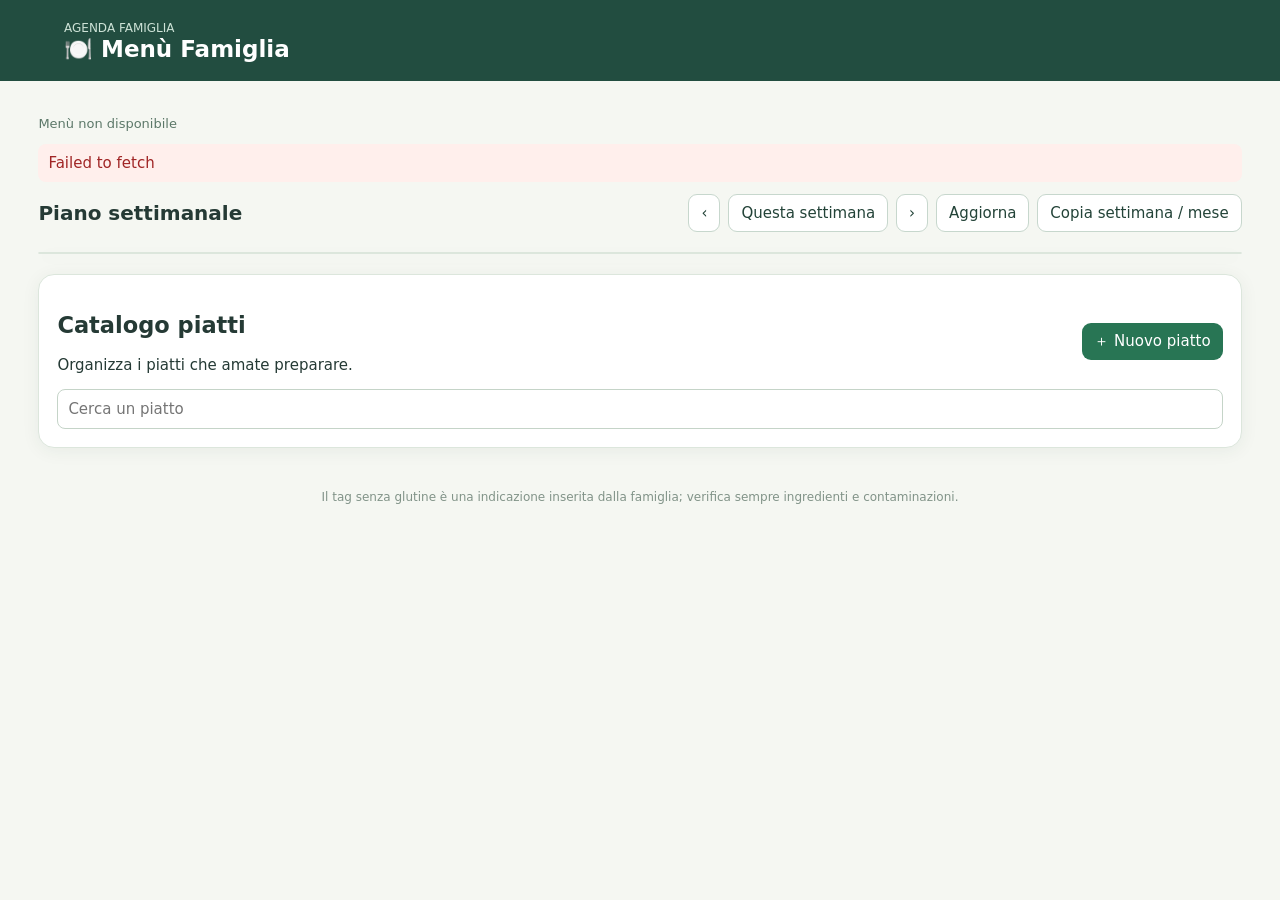
<file: menu-famiglia/index.html>
<!doctype html><html lang="it"><head><meta name="viewport" content="width=device-width,initial-scale=1"><meta charset="utf-8"><title>Menù Famiglia</title><script src="https://telegram.org/js/telegram-web-app.js"></script><style>
:root{font:15px system-ui;color:#253a35;background:#f5f7f2}*{box-sizing:border-box}body{margin:0}header{background:#224d40;color:white;padding:18px 5%;display:flex;justify-content:space-between;align-items:center}h1{font-size:23px;margin:0}header span{font-size:12px;color:#cde2d6}main{max-width:1600px;margin:auto;padding:22px 3%}button,input,select,textarea{font:inherit}button{cursor:pointer;border:1px solid #c7d7cd;background:white;border-radius:9px;padding:9px 12px;color:#234338}button:hover{background:#edf5ef}.primary{background:#287554;color:white;border:0}.toolbar{display:flex;gap:8px;align-items:center;flex-wrap:wrap;margin:12px 0 20px}.toolbar h2{font-size:20px;margin:0 auto 0 0}.panel{background:white;border:1px solid #dce6dc;border-radius:16px;box-shadow:0 3px 18px #253a3510}.scroller{overflow:auto}.grid{display:grid;grid-template-columns:85px repeat(7,minmax(145px,1fr));min-width:1100px}.grid>div{border-right:1px solid #e5ece6;border-bottom:1px solid #e5ece6;padding:12px}.head{background:#f5f9f5;font-weight:700}.today{background:#e2f2e9}.meal{font-weight:700;display:flex;align-items:center}.slot{min-height:125px;display:flex;flex-direction:column;gap:7px}.slot strong{font-size:15px}.slot small{color:#64776d}.slot button{margin-top:auto;border-style:dashed;color:#47745e}.empty{color:#92a399}.catalog{padding:18px;margin-top:20px}.catalog-head{display:flex;align-items:center;justify-content:space-between;gap:10px}.cards{display:grid;grid-template-columns:repeat(auto-fill,minmax(220px,1fr));gap:10px}.card{border:1px solid #e1e9e1;border-radius:12px;padding:12px}.card h3{margin:0 0 7px;font-size:16px}.badge{display:inline-block;background:#eaf3ea;color:#446e4e;border-radius:7px;padding:3px 6px;margin:2px;font-size:12px}.card button{margin-top:8px}dialog{border:0;border-radius:16px;max-width:500px;width:calc(100% - 24px);box-shadow:0 15px 50px #0004}dialog::backdrop{background:#112d22a0}dialog form{display:grid;gap:10px}dialog h2{margin:0 0 5px}label{display:grid;gap:4px;font-weight:600}input,select,textarea{width:100%;padding:10px;border:1px solid #c5d4c8;border-radius:8px;background:white}textarea{min-height:70px}.actions{display:flex;gap:8px;justify-content:flex-end;flex-wrap:wrap}.error{color:#a02525;background:#ffefec;border-radius:8px;padding:10px;margin:10px 0;white-space:pre-line}#status{font-size:13px;color:#5c7869}footer{text-align:center;color:#819388;padding:20px;font-size:12px}@media(max-width:600px){main{padding:15px 12px}.toolbar h2{width:100%}.grid{grid-template-columns:65px repeat(7,minmax(145px,1fr))}}
.food-photo{width:100%;height:95px;object-fit:cover;border-radius:9px}.ingredient-row{display:flex;gap:6px;margin:5px 0}.ingredient-row input:first-child{flex:2}.ingredient-row input:nth-child(2){flex:1}dialog{max-height:90vh;overflow:auto}.times{display:flex;gap:10px}.times label{flex:1}.photo-preview{width:140px;height:90px;object-fit:cover;border-radius:8px}
</style></head><body><header><div><span>AGENDA FAMIGLIA</span><h1>🍽️ Menù Famiglia</h1></div><span id="who"></span></header><main id="app"><p id="status">Connessione in corso…</p><div id="error" class="error" hidden></div><div class="toolbar"><h2 id="range">Piano settimanale</h2><button id="prev">‹</button><button id="current">Questa settimana</button><button id="next">›</button><button id="refresh">Aggiorna</button><button id="copyPeriod">Copia settimana / mese</button></div><section class="panel scroller"><div class="grid" id="grid"></div></section><section class="panel catalog"><div class="catalog-head"><div><h2>Catalogo piatti</h2><p>Organizza i piatti che amate preparare.</p></div><button class="primary" id="newDish">＋ Nuovo piatto</button></div><input id="search" placeholder="Cerca un piatto"><div class="cards" id="cards"></div></section></main><footer>Il tag senza glutine è una indicazione inserita dalla famiglia; verifica sempre ingredienti e contaminazioni.</footer>
<dialog id="dishDialog"><form id="dishForm"><h2 id="dishTitle">Nuovo piatto</h2><label>Nome<input name="name" required maxlength="100"></label><label>Adatto a<select name="meal_use"><option value="entrambi">Pranzo e cena</option><option value="pranzo">Pranzo</option><option value="cena">Cena</option></select></label><label>Stagione<select name="season"><option value="tutte_le_stagioni">Tutte le stagioni</option><option value="estivo">Estivo</option><option value="invernale">Invernale</option></select></label><label>Glutine<select name="gluten"><option value="non_verificato">Non verificato</option><option value="con_glutine">Con glutine</option><option value="senza_glutine">Senza glutine</option></select></label><label>Note<textarea name="notes" maxlength="1000"></textarea></label><label>Foto del piatto<input type="file" id="photoFile" accept="image/jpeg,image/png,image/webp"></label><img id="photoPreview" class="photo-preview" hidden alt="Anteprima foto"><button type="button" id="removePhoto">Rimuovi foto</button><h3>Ricetta</h3><div id="ingredientRows"></div><button type="button" id="addIngredient">＋ Ingrediente</button><label>Procedimento<textarea name="instructions" maxlength="10000"></textarea></label><div class="times"><label>Preparazione (min)<input name="prep_minutes" type="number" min="0" max="1440"></label><label>Cottura (min)<input name="cook_minutes" type="number" min="0" max="1440"></label></div><p id="totalTime">Tempo totale: —</p><div class="actions"><button type="button" data-close="dishDialog">Annulla</button><button class="primary">Salva piatto</button></div></form></dialog>
<dialog id="slotDialog"><form id="slotForm"><h2 id="slotTitle"></h2><label>Cerca<input id="slotSearch" placeholder="Cerca un piatto"></label><label>Piatto<select id="slotDish"></select></label><div class="actions"><button type="button" data-close="slotDialog">Annulla</button><button type="button" id="clearSlot">Rimuovi</button><button class="primary">Salva</button></div></form></dialog>
<dialog id="copyDialog"><form id="copyForm"><h2>Copia il menù</h2><label>Periodo<select id="copyKind"><option value="week">Settimana</option><option value="month">Mese</option></select></label><label>Dal <input id="copySource" type="date" required></label><label>Al <input id="copyTarget" type="date" required></label><p>I pasti già presenti non vengono sovrascritti. Per i mesi si copiano i giorni con lo stesso numero.</p><div class="actions"><button type="button" data-close="copyDialog">Annulla</button><button class="primary">Copia</button></div></form></dialog><dialog id="moveDialog"><form id="moveForm"><h2>Sposta piatto</h2><p id="moveTitle"></p><label>Giorno<input type="date" id="moveDay" required></label><label>Pasto<select id="moveMeal"><option value="pranzo">Pranzo</option><option value="cena">Cena</option></select></label><p>La destinazione deve essere libera.</p><div class="actions"><button type="button" data-close="moveDialog">Annulla</button><button class="primary">Sposta</button></div></form></dialog>
<script>
const tg=window.Telegram?.WebApp; tg?.ready(); tg?.expand(); const init=tg?.initData||'';const $=id=>document.getElementById(id);let dishes=[],items=[],monday,editing=null,slot=null,moving=null,dragged=null,photoData=null;
const iso=d=>[d.getFullYear(),String(d.getMonth()+1).padStart(2,'0'),String(d.getDate()).padStart(2,'0')].join('-');const date=s=>new Date(s+'T12:00:00');const add=(s,n)=>{let d=date(s);d.setDate(d.getDate()+n);return iso(d)};const today=()=>new Intl.DateTimeFormat('en-CA',{timeZone:'Europe/Rome',year:'numeric',month:'2-digit',day:'2-digit'}).format(new Date());const start=s=>add(s,-((date(s).getDay()+6)%7));const fmt=(s,opt)=>date(s).toLocaleDateString('it-IT',opt);const labels={entrambi:'Pranzo e cena',pranzo:'Pranzo',cena:'Cena',estivo:'Estivo',invernale:'Invernale',tutte_le_stagioni:'Tutte le stagioni',con_glutine:'Con glutine',senza_glutine:'Senza glutine',non_verificato:'Glutine non verificato'};const esc=s=>String(s??'').replace(/[&<>"']/g,c=>({'&':'&amp;','<':'&lt;','>':'&gt;','"':'&quot;',"'":'&#39;'}[c]));
async function api(action,data={}){let r=await fetch('https://sebqxqwohzhzlejcjxpe.supabase.co/functions/v1/family-menu',{method:'POST',headers:{'Content-Type':'application/json'},body:JSON.stringify({init,action,...data})});let j=await r.json();if(!r.ok)throw Error(j.error||'Errore di connessione');return j}function error(e){$('error').textContent=e.message;$('error').hidden=false}async function reload(){try{$('error').hidden=true;let x=await api('list',{start:monday});dishes=x.dishes;items=x.items;$('who').textContent=x.member;$('status').textContent='Menù condiviso · salvato online';render()}catch(e){error(e);$('status').textContent='Menù non disponibile'}}
function render(){let end=add(monday,6);$('range').textContent=fmt(monday,{day:'numeric',month:'long'})+' – '+fmt(end,{day:'numeric',month:'long',year:'numeric'});let grid=$('grid');grid.innerHTML='<div class="head"></div>'+Array.from({length:7},(_,i)=>{let d=add(monday,i);return '<div class="head '+(d===today()?'today':'')+'">'+esc(fmt(d,{weekday:'short',day:'numeric',month:'short'}))+(d===today()?' · Oggi':'')+'</div>'}).join('');for(const meal of ['pranzo','cena']){grid.insertAdjacentHTML('beforeend','<div class="meal">'+labels[meal]+'</div>');for(let i=0;i<7;i++){let d=add(monday,i),x=items.find(v=>v.meal_date===d&&v.meal===meal),dish=dishes.find(v=>v.id===x?.dish_id);let el=document.createElement('div');el.className='slot '+(d===today()?'today':'');el.innerHTML=dish?(dish.photo_data?'<img class="food-photo" alt="" src="'+esc(dish.photo_data)+'">':'')+'<strong>'+esc(dish.name)+'</strong><small>'+esc(labels[dish.gluten])+(dish.archived?' · archiviato':'')+'</small>':'<span class="empty">Non programmato</span>';let b=document.createElement('button');b.textContent=dish?'Modifica':'＋ Aggiungi piatto';b.onclick=()=>openSlot(d,meal,x);el.appendChild(b);if(dish){el.draggable=true;el.addEventListener('dragstart',e=>{dragged={day:d,meal,item:x};e.dataTransfer.effectAllowed='move';e.dataTransfer.setData('text/plain','family-menu')});el.addEventListener('dragend',()=>dragged=null);let move=document.createElement('button');move.textContent='↗ Sposta';move.onclick=()=>{moving={day:d,meal,item:x};$('moveDay').value=d;$('moveMeal').value=meal;$('moveTitle').textContent=dish.name;$('moveDialog').showModal()};el.appendChild(move)}el.addEventListener('dragover',e=>{if(dragged&&!dish){e.preventDefault();e.dataTransfer.dropEffect='move'}});el.addEventListener('drop',e=>{e.preventDefault();if(dragged&&!dish)moveTo(dragged,d,meal,x?.revision||0)});grid.appendChild(el)}}renderCards()}
function renderCards(){let q=$('search').value.toLowerCase();$('cards').innerHTML='';for(let d of dishes.filter(d=>!d.archived&&d.name.toLowerCase().includes(q))){let el=document.createElement('article');el.className='card';el.innerHTML=(d.photo_data?'<img class="food-photo" alt="" src="'+esc(d.photo_data)+'">':'')+'<h3>'+esc(d.name)+'</h3><span class="badge">'+esc(labels[d.meal_use])+'</span><span class="badge">'+esc(labels[d.season])+'</span><span class="badge">'+esc(labels[d.gluten])+'</span>'+(d.notes?'<p>'+esc(d.notes)+'</p>':'');let edit=document.createElement('button');edit.textContent='Modifica';edit.onclick=()=>openDish(d);let archive=document.createElement('button');archive.textContent='Archivia';archive.onclick=async()=>{if(!confirm('Archiviare '+d.name+'? Resta nei pasti già pianificati.'))return;try{await api('archive',{id:d.id,revision:d.revision});await reload()}catch(e){error(e)}};el.append(edit,' ',archive);$('cards').appendChild(el)}}
function openDish(d){editing=d;$('dishTitle').textContent=d?'Modifica piatto':'Nuovo piatto';$('dishForm').reset();for(let k of ['name','meal_use','season','gluten','notes'])if(d)$('dishForm').elements[k].value=d[k];photoData=d?.photo_data||null;showPhoto();$('ingredientRows').innerHTML='';(d?.ingredients||[]).forEach(addIngredient);if(!(d?.ingredients||[]).length)addIngredient();for(let k of ['instructions','prep_minutes','cook_minutes'])$('dishForm').elements[k].value=d?.[k]??'';updateTotal();$('dishDialog').showModal()}function slotOptions(){let q=$('slotSearch').value.toLowerCase(),select=$('slotDish');select.innerHTML='<option value="">Seleziona un piatto</option>';for(let d of dishes.filter(d=>!d.archived&&(d.meal_use==='entrambi'||d.meal_use===slot.meal)&&d.name.toLowerCase().includes(q))){let o=document.createElement('option');o.value=d.id;o.textContent=d.name+' · '+labels[d.gluten];o.selected=d.id===slot.item?.dish_id;select.appendChild(o)}}function openSlot(day,meal,item){slot={day,meal,item};$('slotTitle').textContent=labels[meal]+' · '+fmt(day,{weekday:'long',day:'numeric',month:'long'});$('slotSearch').value='';slotOptions();$('slotDialog').showModal()}async function saveSlot(id){try{await api('set_slot',{day:slot.day,meal:slot.meal,dish_id:id,revision:slot.item?.revision||0});$('slotDialog').close();await reload()}catch(e){error(e);$('slotDialog').close();await reload();error(e)}}
async function moveTo(from,day,meal,revision){try{await api('move_slot',{from:{day:from.day,meal:from.meal,revision:from.item.revision},to:{day,meal,revision}});monday=start(day);await reload()}catch(e){await reload();error(e)}}
$('moveForm').onsubmit=async e=>{e.preventDefault();let day=$('moveDay').value,meal=$('moveMeal').value;try{let data=await api('list',{start:start(day)}),target=data.items.find(x=>x.meal_date===day&&x.meal===meal);if(target?.dish_id)throw Error('Il pasto di destinazione è già occupato.');$('moveDialog').close();await moveTo(moving,day,meal,target?.revision||0)}catch(err){$('moveDialog').close();error(err)}};
function addIngredient(item={}){let row=document.createElement('div');row.className='ingredient-row';row.innerHTML='<input class="ing-name" placeholder="Ingrediente" maxlength="150"><input class="ing-qty" placeholder="Quantità" maxlength="80"><button type="button" aria-label="Rimuovi ingrediente">×</button>';row.querySelector('.ing-name').value=item.name||'';row.querySelector('.ing-qty').value=item.quantity||'';row.querySelector('button').onclick=()=>row.remove();$('ingredientRows').appendChild(row)}
function showPhoto(){$('photoPreview').hidden=!photoData;if(photoData)$('photoPreview').src=photoData;$('photoFile').value=''}
function updateTotal(){let f=$('dishForm').elements,a=f.prep_minutes.value,b=f.cook_minutes.value;$('totalTime').textContent='Tempo totale: '+(a!==''&&b!==''?(Number(a)+Number(b))+' min':'—');}
$('addIngredient').onclick=()=>addIngredient();$('dishForm').elements.prep_minutes.oninput=updateTotal;$('dishForm').elements.cook_minutes.oninput=updateTotal;$('removePhoto').onclick=()=>{photoData=null;showPhoto()};$('photoFile').onchange=async e=>{let f=e.target.files[0];if(!f)return;try{let bitmap=await createImageBitmap(f),scale=Math.min(1,640/bitmap.width,640/bitmap.height),c=document.createElement('canvas');c.width=Math.max(1,Math.round(bitmap.width*scale));c.height=Math.max(1,Math.round(bitmap.height*scale));c.getContext('2d').drawImage(bitmap,0,0,c.width,c.height);bitmap.close();photoData=c.toDataURL('image/jpeg',0.72);if(photoData.length>240000)throw Error('Immagine troppo grande, scegline una più piccola.');showPhoto()}catch(err){photoData=null;showPhoto();error(err)}};
$('copyPeriod').onclick=()=>{$('copyKind').value='week';$('copySource').value=monday;$('copyTarget').value=add(monday,7);$('copyDialog').showModal()};$('copyKind').onchange=()=>{let month=$('copyKind').value==='month';$('copySource').value=month?monday.slice(0,7)+'-01':monday;$('copyTarget').value=month?add(monday.slice(0,7)+'-01',32).slice(0,7)+'-01':add(monday,7)};$('copyForm').onsubmit=async e=>{e.preventDefault();try{let period=$('copyKind').value,source=$('copySource').value,target=$('copyTarget').value;if(period==='week'&&(start(source)!==source||start(target)!==target))throw Error('Per le settimane seleziona due lunedì.');if(period==='month'&&(!source.endsWith('-01')||!target.endsWith('-01')))throw Error('Per i mesi seleziona il primo giorno.');let x=await api('copy_period',{period,start:source,target});$('copyDialog').close();monday=start(target);await reload();alert('Copiati: '+x.copied+' pasti. Saltati: '+x.skipped+'.')}catch(err){$('copyDialog').close();error(err)}};
$('dishForm').onsubmit=async e=>{e.preventDefault();try{let data=Object.fromEntries(new FormData(e.target));if(editing){data.id=editing.id;data.revision=editing.revision}data.photo_data=photoData;data.ingredients=[...document.querySelectorAll('.ingredient-row')].map(r=>({name:r.querySelector('.ing-name').value.trim(),quantity:r.querySelector('.ing-qty').value.trim()})).filter(x=>x.name);data.prep_minutes=data.prep_minutes===''?null:Number(data.prep_minutes);data.cook_minutes=data.cook_minutes===''?null:Number(data.cook_minutes);await api('save_dish',{dish:data});$('dishDialog').close();await reload()}catch(e){$('dishDialog').close();error(e)}};$('slotForm').onsubmit=e=>{e.preventDefault();if($('slotDish').value)saveSlot($('slotDish').value)};$('clearSlot').onclick=()=>saveSlot(null);$('slotSearch').oninput=slotOptions;$('search').oninput=renderCards;$('newDish').onclick=()=>openDish(null);document.querySelectorAll('[data-close]').forEach(b=>b.onclick=()=>$(b.dataset.close).close());$('prev').onclick=()=>{monday=add(monday,-7);reload()};$('next').onclick=()=>{monday=add(monday,7);reload()};$('current').onclick=()=>{monday=start(today());reload()};$('refresh').onclick=reload;monday=start(today());sessionStorage.removeItem('familyMenuAccess');reload()
</script></body></html>
</file>
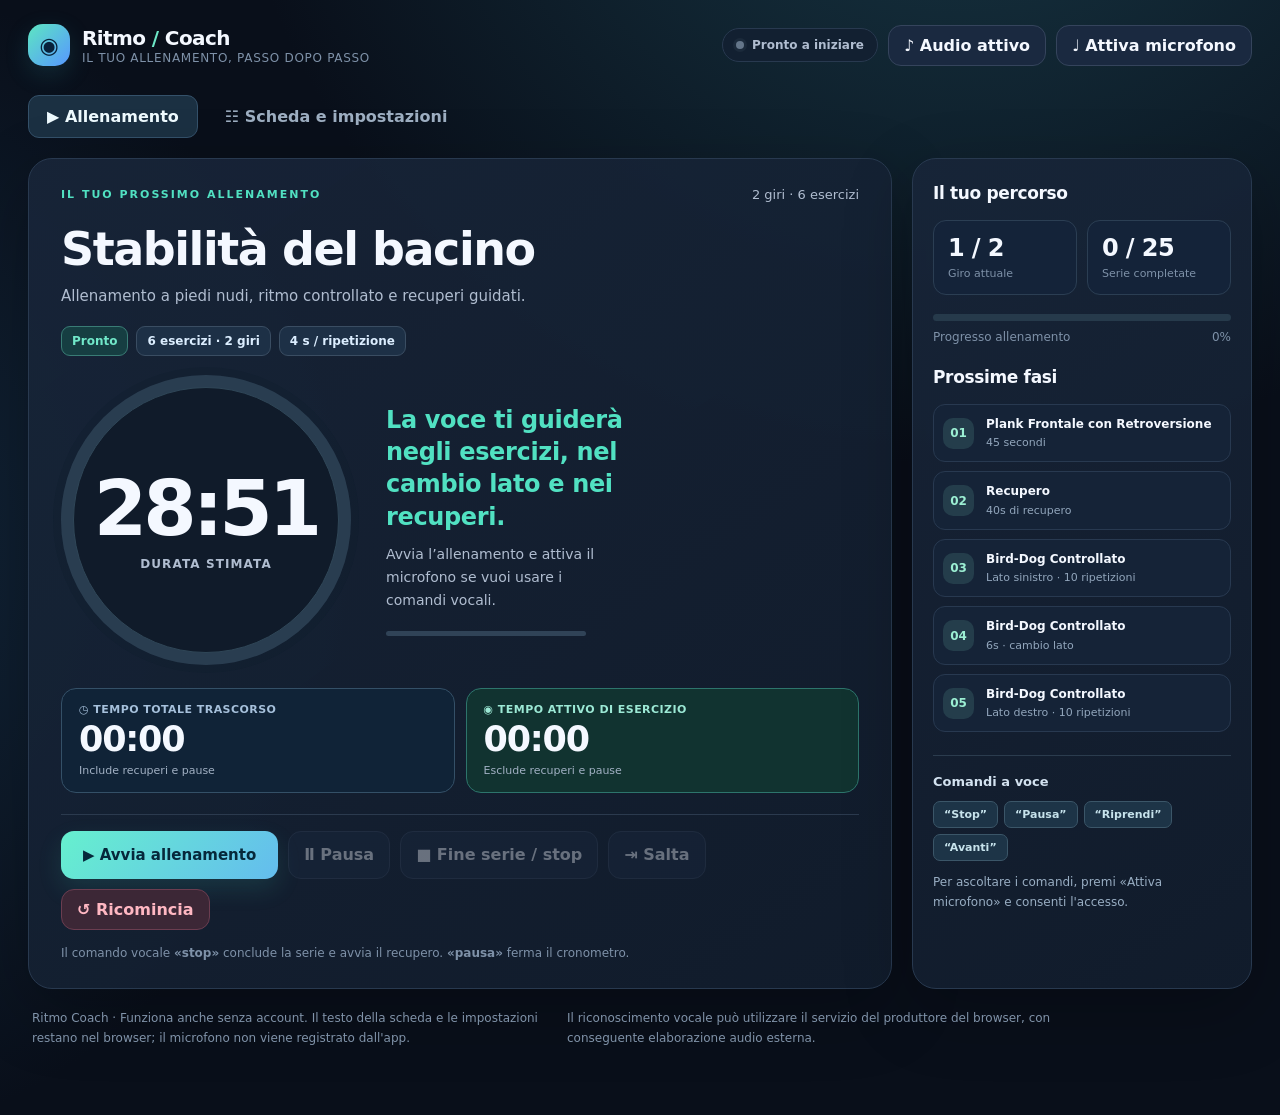
<file: ritmo-coach/index.html>
<!doctype html>
<html lang="it">
<head>
<meta charset="utf-8">
<meta name="viewport" content="width=device-width, initial-scale=1, viewport-fit=cover">
<meta name="theme-color" content="#0b1220">
<meta name="apple-mobile-web-app-capable" content="yes">
<meta name="apple-mobile-web-app-status-bar-style" content="black-translucent">
<link rel="apple-touch-icon" sizes="192x192" href="icon-192.png">
<meta name="description" content="Coach vocale per schede di esercizi: metronomo, countdown, recuperi e comandi vocali.">
<link rel="manifest" href="manifest.webmanifest">
<link rel="icon" type="image/png" href="icon-192.png">
<title>Ritmo · Coach esercizi</title>
<style>
:root { color-scheme:dark; --bg:#090f1a;--panel:#131e2f;--panel2:#19263a;--line:#28394f;--text:#f4f8ff;--sub:#b0bdd0;--muted:#7e91a8;--teal:#51e1c2;--blue:#8ab9ff;--amber:#ffcf83;--red:#ff8793;--shadow:0 22px 70px rgba(0,0,0,.24); }
*{box-sizing:border-box}html{scroll-behavior:smooth}body{margin:0;background:radial-gradient(circle at 75% -25%,#183a48 0,transparent 44%),radial-gradient(circle at -20% 50%,#132a40 0,transparent 37%),var(--bg);color:var(--text);font-family:Inter,ui-sans-serif,system-ui,-apple-system,BlinkMacSystemFont,"Segoe UI",sans-serif;min-height:100svh;-webkit-tap-highlight-color:transparent}
button,input,select,textarea{font:inherit}button{cursor:pointer}button:disabled{cursor:not-allowed;opacity:.38}button:focus-visible,input:focus-visible,textarea:focus-visible,select:focus-visible{outline:3px solid #96d7f2;outline-offset:2px}
.shell{max-width:1300px;margin:auto;padding:24px 28px 46px}.topbar{display:flex;align-items:center;justify-content:space-between;gap:15px;margin-bottom:29px;flex-wrap:wrap}.brand{display:flex;gap:12px;align-items:center}.brandmark{width:42px;height:42px;border-radius:15px;display:grid;place-items:center;background:linear-gradient(135deg,#5de6c2,#5797ff);color:#08223a;font-weight:900;font-size:22px;box-shadow:0 8px 25px #33a8b52c}.brandname{font-size:20px;letter-spacing:-.6px;font-weight:780}.brandsub{font-size:12px;color:var(--muted);font-weight:500;letter-spacing:.7px;text-transform:uppercase;margin-top:1px}.topright{display:flex;align-items:center;gap:10px;flex-wrap:wrap}
.pill{border:1px solid var(--line);background:#122031;color:var(--sub);border-radius:40px;padding:9px 13px;display:flex;align-items:center;gap:8px;font-weight:650;font-size:12px}.led{width:8px;height:8px;border-radius:50%;background:#64768a;box-shadow:0 0 0 3px #64768a1c}.led.on{background:var(--teal);box-shadow:0 0 0 4px #51e1c226}.ghost{border:1px solid #35445c;color:var(--text);background:#1a2940;padding:10px 15px;border-radius:13px;font-weight:670;transition:background .15s,transform .15s}.ghost:hover{background:#243954}.ghost:active,.primary:active{transform:scale(.98)}.ghost.on{border-color:#53cbb6;color:var(--teal)}.iconbtn{display:inline-flex;gap:8px;align-items:center;justify-content:center}
.tabs{display:flex;align-items:center;gap:8px;margin-bottom:20px}.tab{font-weight:700;border:1px solid transparent;background:transparent;color:#9eafc2;border-radius:11px;padding:11px 18px}.tab.active{background:#1b3042;border-color:#34516a;color:#effbff}
.view{display:none}.view.active{display:block}.layout{display:grid;grid-template-columns:minmax(0,1fr) 340px;gap:20px;align-items:stretch}
.panel{border:1px solid var(--line);border-radius:24px;background:linear-gradient(145deg,#182539e6,#111d2de9);box-shadow:var(--shadow)}.mainpanel{padding:28px 32px 25px;min-height:620px}.sidepanel{padding:23px 20px}.sectiontop{display:flex;align-items:center;justify-content:space-between;gap:12px;flex-wrap:wrap}.eyebrow{text-transform:uppercase;letter-spacing:2px;font-size:11px;font-weight:800;color:var(--teal)}.sectiontop .mutetext{font-size:13px;color:var(--sub)}.headline{font-weight:850;letter-spacing:-1.45px;font-size:clamp(30px,3.7vw,46px);line-height:1.08;margin:23px 0 10px;max-width:700px}.microdesc{font-size:15px;color:var(--sub);line-height:1.55;margin:0;min-height:23px}.badges{display:flex;gap:8px;flex-wrap:wrap;margin:18px 0 9px}.badge{border:1px solid #3a4d62;background:#1d3046;border-radius:9px;font-size:12px;font-weight:760;color:#dceeff;padding:7px 10px}.badge.focus{background:#163e42;color:#71e8c9;border-color:#397c75}
.timerzone{display:flex;align-items:center;gap:35px;margin:19px 0 24px;flex-wrap:wrap}.ring{width:min(290px,60vw);aspect-ratio:1;position:relative;display:grid;place-items:center;border-radius:50%;background:conic-gradient(var(--teal) 0deg,var(--teal) 0deg,#263e51 0deg 360deg);padding:12px;flex:0 0 auto;box-shadow:0 0 0 8px #0a18262a}.ringinside{width:100%;height:100%;border-radius:50%;background:#101b2a;border:1px solid #2f4657;display:flex;align-items:center;justify-content:center;flex-direction:column;padding:17px;text-align:center}.timervalue{font-size:clamp(53px,6vw,79px);line-height:1.05;font-weight:820;letter-spacing:-4px;font-variant-numeric:tabular-nums;white-space:nowrap}.timerlabel{font-size:12px;font-weight:720;letter-spacing:1.1px;color:var(--sub);text-transform:uppercase;margin-top:8px}.bigcue{color:var(--teal);font-size:clamp(18px,2.2vw,24px);font-weight:740;line-height:1.35;letter-spacing:-.35px;max-width:250px}.subcue{color:var(--sub);font-size:14px;line-height:1.65;margin-top:10px;max-width:240px}.miniprogress{width:min(200px,45vw);height:5px;border-radius:20px;background:#304357;overflow:hidden;margin-top:19px}.miniprogress div{height:100%;background:linear-gradient(90deg,#5addbf,#74baff);width:0%}
.clockstrip{display:grid;grid-template-columns:repeat(2,minmax(0,1fr));gap:11px;margin:-1px 0 21px}.clocktile{border:1px solid #345067;border-radius:15px;padding:14px 17px;background:#102337}.clocktile.activeclock{border-color:#2d756c;background:#113330}.clocktile .clocklabel{display:block;font-size:11px;font-weight:730;letter-spacing:.45px;color:#a6c0db;text-transform:uppercase}.clocktile.activeclock .clocklabel{color:#9ce9d5}.clocktile strong{display:block;font-size:clamp(25px,3.1vw,35px);letter-spacing:-1.2px;font-variant-numeric:tabular-nums;margin-top:3px}.clocktile .clockhint{font-size:11px;color:#a2b1c4}.actionbar{display:flex;gap:10px;flex-wrap:wrap;padding-top:16px;border-top:1px solid #2b3a4e}.primary{background:linear-gradient(130deg,#66f0ce,#64bcee);color:#06283b;border:0;padding:15px 22px;border-radius:13px;font-weight:850;font-size:15px;min-width:157px;box-shadow:0 10px 25px #37cdb523}.danger{background:#3c2736;border:1px solid #6b3d50;color:#ffb7c2}.danger:hover{background:#553044}.shortinfo{font-size:12px;color:var(--muted);margin-top:14px;line-height:1.6}
.sidepanel h2{font-size:17px;margin:1px 0 17px;letter-spacing:-.35px}.statblock{display:grid;grid-template-columns:1fr 1fr;gap:10px;margin-bottom:19px}.stat{background:#142339;border:1px solid #2b3e53;padding:13px 14px;border-radius:13px}.stat strong{font-size:24px;letter-spacing:-.6px;font-weight:790;display:block}.stat span{font-size:11px;color:var(--muted)}.bigbar{height:7px;background:#263a4b;border-radius:10px;overflow:hidden}.bigbar div{height:100%;background:linear-gradient(90deg,#64dfbb,#5b9fff);width:0%;transition:width .2s}.progresscaption{font-size:12px;color:var(--muted);display:flex;justify-content:space-between;gap:8px;margin:9px 0 23px}.nextlist{display:flex;flex-direction:column;gap:9px}.nextrow{display:flex;align-items:center;gap:12px;padding:11px 9px;border-radius:12px;background:#152337;border:1px solid #283950}.nextindex{display:grid;place-items:center;width:31px;height:31px;flex:0 0 31px;border-radius:10px;background:#243d4b;color:#9cefd3;font-size:12px;font-weight:820}.nextrow strong{display:block;font-size:12px;line-height:1.35}.nextrow p{font-size:11px;color:#92a6bc;line-height:1.3;margin:4px 0 0}.emptyhint{color:var(--muted);font-size:13px;line-height:1.6}.commandbox{margin-top:23px;border-top:1px solid #2b3c4e;padding-top:18px}.commandbox h3{font-size:13px;margin:0 0 12px;color:#d3e2f0}.commands{display:flex;gap:6px;flex-wrap:wrap}.command{font-size:11px;font-weight:790;color:#c7e3ec;border:1px solid #3b5668;background:#1d3447;padding:6px 10px;border-radius:7px}
.editorgrid{display:grid;grid-template-columns:minmax(0,1.2fr) minmax(310px,.8fr);gap:20px}.editpanel{padding:23px}.editpanel h2{font-size:19px;letter-spacing:-.5px;margin:0 0 8px}.helper{font-size:13px;line-height:1.55;color:#adbed0;margin:0 0 14px}.source{width:100%;min-height:294px;resize:vertical;background:#0e1928;color:#dbeafa;border:1px solid #36506b;border-radius:14px;padding:16px;font-size:13px;line-height:1.72}.rowbuttons{display:flex;flex-wrap:wrap;gap:9px;margin-top:13px}.smallprimary{font-weight:820;background:#67e4c4;color:#082c32;border:0;border-radius:11px;padding:11px 15px}.tablewrap{overflow-x:auto;margin-top:17px;border-radius:12px;border:1px solid #30445a}.ex-table{width:100%;border-collapse:collapse;min-width:620px}.ex-table th{text-align:left;padding:11px 10px;background:#192b42;color:#a9bdd2;font-size:11px;text-transform:uppercase;letter-spacing:.7px}.ex-table td{padding:8px 9px;border-top:1px solid #2c4055;font-size:12px;vertical-align:middle}.ex-table input[type=text]{width:100%;min-width:165px}.ex-table input[type=number]{width:70px}.ex-table input,.ex-table select{background:#0e1c2c;color:var(--text);border:1px solid #35516b;border-radius:7px;padding:7px;font-size:12px}.ex-table input[type=checkbox]{width:17px;height:17px;accent-color:#66dcbf}.remove{background:#382535;border:1px solid #72455b;color:#ffacb9;border-radius:8px;padding:7px 10px;font-weight:800}.settinggrid{display:grid;grid-template-columns:repeat(2,minmax(0,1fr));gap:14px}.field{display:flex;flex-direction:column;gap:7px}.field label{font-size:12px;color:#c7d7e5;font-weight:650}.field input{width:100%;background:#0d1a2a;color:white;border-radius:10px;padding:11px 12px;border:1px solid #3b536c;min-width:0}.toggle{display:flex;align-items:center;gap:10px;border:1px solid #31465c;border-radius:11px;padding:12px;background:#14253a;color:#e1eaf3;font-size:13px}.toggle input{width:18px;height:18px;accent-color:#68dfc1}.togglewide{grid-column:1/-1}.divider{border-top:1px solid #314157;margin:20px 0}.note{font-size:12px;color:#99aec3;line-height:1.65}.toast{position:fixed;right:22px;bottom:22px;background:#203d4a;border:1px solid #66adad;color:#ebfbff;box-shadow:0 20px 40px #0008;padding:12px 16px;border-radius:13px;max-width:360px;font-size:13px;z-index:30;opacity:0;transform:translateY(10px);pointer-events:none;transition:.2s}.toast.show{opacity:1;transform:translateY(0)}.helpfooter{display:flex;gap:15px;flex-wrap:wrap;margin:20px 4px;color:#8093a9;font-size:12px;line-height:1.65}.helpfooter span{max-width:520px}.restmode .ring{background:conic-gradient(var(--amber) 0deg,var(--amber) var(--ring-pct,0deg),#3a3d40 var(--ring-pct,0deg) 360deg)}.restmode .bigcue{color:var(--amber)}.pausedmode .ring{filter:saturate(.33)}.hidden{display:none!important}
@media(max-width:1000px){.layout{grid-template-columns:minmax(0,1fr)}.editorgrid{grid-template-columns:1fr}.sidepanel{min-height:auto}.mainpanel{min-height:auto}.nextlist{display:grid;grid-template-columns:repeat(auto-fit,minmax(180px,1fr))}.shell{padding:18px}.ring{width:250px}.timerzone{gap:25px}}@media(max-width:560px){.shell{padding:13px}.topbar{margin-bottom:15px}.brandname{font-size:18px}.brandmark{width:36px;height:36px;border-radius:12px}.mainpanel{padding:22px 17px 20px}.sidepanel{padding:20px 16px}.headline{font-size:32px;margin-top:22px}.timerzone{justify-content:center;text-align:center;gap:14px}.ring{width:min(245px,75vw)}.bigcue,.subcue{max-width:none}.miniprogress{margin-left:auto;margin-right:auto}.actionbar .primary{width:100%}.actionbar .ghost{flex:1}.editorgrid{gap:13px}.editpanel{padding:20px 15px}.settinggrid{gap:10px}.topright .pill{font-size:11px}.tabs{margin-top:6px}.tab{padding:10px 13px;font-size:13px}.statblock{margin-bottom:13px}.clockstrip{gap:8px}.clocktile{padding:12px 13px}.clocktile strong{font-size:27px}}
@media(prefers-reduced-motion:reduce){*,*:before,*:after{transition:none!important;scroll-behavior:auto!important}}
</style>
</head>
<body>
<div class="shell">
<header class="topbar">
 <div class="brand"><div class="brandmark" aria-hidden="true">◉</div><div><div class="brandname">Ritmo <span style="color:#6de7c7">/</span> Coach</div><div class="brandsub">Il tuo allenamento, passo dopo passo</div></div></div>
 <div class="topright"><div class="pill" id="statusPill"><span class="led" id="statusLed"></span><span id="statusText">Pronto a iniziare</span></div><button class="ghost iconbtn" id="soundButton" type="button" aria-pressed="true">♪ Audio attivo</button><button class="ghost iconbtn" id="micButton" type="button" aria-pressed="false">♩ Attiva microfono</button></div>
</header>
<nav class="tabs" aria-label="Sezioni dell'app"><button class="tab active" data-tab="workout">▶ Allenamento</button><button class="tab" data-tab="editor">☷ Scheda e impostazioni</button></nav>
<section class="view active" id="view-workout">
 <div class="layout">
  <main class="panel mainpanel" id="mainpanel">
   <div class="sectiontop"><div class="eyebrow" id="phaseLabel">Il tuo prossimo allenamento</div><div class="mutetext" id="roundLabel">2 giri · 6 esercizi</div></div>
   <h1 class="headline" id="exerciseTitle">Stabilità del bacino</h1><p class="microdesc" id="exerciseNote">Allenamento a piedi nudi, ritmo controllato e recuperi guidati.</p>
   <div class="badges"><span class="badge focus" id="phaseBadge">Pronto</span><span class="badge" id="sideBadge">Scheda caricata</span><span class="badge" id="paceBadge">4 s / ripetizione</span></div>
   <div class="timerzone"><div class="ring" id="timerRing" role="img" aria-label="Indicatore del tempo"><div class="ringinside"><div class="timervalue" id="timerValue">00:00</div><div class="timerlabel" id="timerUnit">Durata stimata</div></div></div><div class="timercopy"><div class="bigcue" id="bigCue">La voce ti guiderà negli esercizi, nel cambio lato e nei recuperi.</div><div class="subcue" id="subCue">Avvia l'allenamento e attiva il microfono se vuoi usare i comandi vocali.</div><div class="miniprogress"><div id="miniBar"></div></div></div></div>
   <div class="clockstrip" aria-label="Tempi della sessione"><div class="clocktile"><span class="clocklabel">◷ Tempo totale trascorso</span><strong id="elapsedTotal">00:00</strong><span class="clockhint">Include recuperi e pause</span></div><div class="clocktile activeclock"><span class="clocklabel">◉ Tempo attivo di esercizio</span><strong id="elapsedActive">00:00</strong><span class="clockhint">Esclude recuperi e pause</span></div></div>
   <div class="actionbar"><button class="primary" id="startButton">▶ Avvia allenamento</button><button class="ghost" id="pauseButton" disabled>Ⅱ Pausa</button><button class="ghost" id="stopButton" disabled>■ Fine serie / stop</button><button class="ghost" id="skipButton" disabled>⇥ Salta</button><button class="ghost danger" id="resetButton">↺ Ricomincia</button></div>
   <div class="shortinfo" id="message">Il comando vocale <b>«stop»</b> conclude la serie e avvia il recupero. <b>«pausa»</b> ferma il cronometro.</div>
  </main>
  <aside class="panel sidepanel"><h2>Il tuo percorso</h2><div class="statblock"><div class="stat"><strong id="statRound">1 / 2</strong><span>Giro attuale</span></div><div class="stat"><strong id="statCompleted">0 / 22</strong><span>Serie completate</span></div></div><div class="bigbar"><div id="globalBar"></div></div><div class="progresscaption"><span>Progresso allenamento</span><span id="globalPercent">0%</span></div><h2>Prossime fasi</h2><div class="nextlist" id="nextList"></div><div class="commandbox"><h3>Comandi a voce</h3><div class="commands"><span class="command">“Stop”</span><span class="command">“Pausa”</span><span class="command">“Riprendi”</span><span class="command">“Avanti”</span></div><p class="note" id="micHelper">Per ascoltare i comandi, premi «Attiva microfono» e consenti l'accesso.</p></div></aside>
 </div>
</section>
<section class="view" id="view-editor">
 <div class="editorgrid">
 <div class="panel editpanel"><h2>1. Incolla la tua scheda</h2><p class="helper">Riconosco giri, esercizi a tempo o ripetizioni, lavoro per lato e defaticamento. Puoi correggere tutto nella tabella sotto.</p><textarea class="source" id="sourceInput" spellcheck="false" aria-label="Testo della scheda"></textarea><div class="rowbuttons"><button class="smallprimary" id="parseButton">↳ Leggi e organizza la scheda</button><button class="ghost" id="exampleButton">Ripristina esempio</button></div><div class="divider"></div><div class="sectiontop"><h2 style="margin:0">2. Controlla gli esercizi</h2><button class="ghost" id="addExercise">＋ Aggiungi</button></div><p class="helper" style="margin-top:10px">Le ripetizioni indicate come intervallo (es. 10–12) partono dal minimo: puoi cambiarle qui.</p><div class="tablewrap"><table class="ex-table"><thead><tr><th>Esercizio</th><th>Tipo</th><th>Quantità</th><th>Per lato</th><th></th></tr></thead><tbody id="exerciseRows"></tbody></table></div><div class="rowbuttons"><button class="smallprimary" id="goWorkout">✓ Usa questa scheda</button></div></div>
 <div class="panel editpanel"><h2>3. Personalizza la guida</h2><p class="helper">I tempi si applicano al prossimo allenamento, senza cambiare una sessione già iniziata.</p><div class="settinggrid">
 <div class="field"><label for="setting-rounds">Giri completi</label><input id="setting-rounds" data-setting="rounds" type="number" min="1" max="12" step="1"></div>
 <div class="field"><label for="setting-pace">Secondi per ripetizione</label><input id="setting-pace" data-setting="pace" type="number" min="1" max="15" step="0.5"></div>
 <div class="field"><label for="setting-rest">Recupero tra esercizi (s)</label><input id="setting-rest" data-setting="rest" type="number" min="0" max="600" step="5"></div>
 <div class="field"><label for="setting-roundRest">Recupero tra giri (s)</label><input id="setting-roundRest" data-setting="roundRest" type="number" min="0" max="900" step="5"></div>
 <div class="field"><label for="setting-switchSide">Cambio lato (s)</label><input id="setting-switchSide" data-setting="switchSide" type="number" min="0" max="90" step="1"></div>
 <div class="field"><label for="setting-prepare">Preparazione / countdown (s)</label><input id="setting-prepare" data-setting="prepare" type="number" min="3" max="20" step="1"></div>
 <label class="toggle togglewide"><input id="setting-countReps" data-setting="countReps" type="checkbox"> Conta automaticamente le ripetizioni e passa all’esercizio successivo</label>
 <p class="note togglewide" style="margin:0">Disattiva per non contare le ripetizioni: il timer sale senza limite e l’esercizio termina solo quando dici «stop» o premi «Fine serie / stop». Gli esercizi a tempo mantengono la durata prevista.</p>
 <label class="toggle togglewide"><input id="setting-cooldown" data-setting="cooldown" type="checkbox"> Esegui il defaticamento finale</label>
 <label class="toggle togglewide"><input id="setting-metronome" data-setting="metronome" type="checkbox"> Suono del metronomo ogni secondo</label>
 <label class="toggle togglewide"><input id="setting-voice" data-setting="voice" type="checkbox"> Annunci parlati in italiano</label>
 </div><div class="divider"></div><h2>Come funziona</h2><p class="note">Con il conteggio attivo, il metronomo batte ogni secondo e segnala l’inizio di una nuova ripetizione, avanzando automaticamente. Con il conteggio disattivato, mantiene solo il battito sonoro, non annuncia i numeri e attende il tuo <b>«stop»</b>.</p><p class="note">Il riconoscimento vocale dipende dal browser e dall'autorizzazione al microfono. È consigliato Chrome/Edge su una pagina HTTPS; i pulsanti restano sempre utilizzabili. Tieni lo schermo acceso durante la sessione.</p><p class="note" id="saveNote">Le modifiche vengono salvate sul dispositivo.</p></div>
 </div>
</section>
<footer class="helpfooter"><span>Ritmo Coach · Funziona anche senza account. Il testo della scheda e le impostazioni restano nel browser; il microfono non viene registrato dall'app.</span><span>Il riconoscimento vocale può utilizzare il servizio del produttore del browser, con conseguente elaborazione audio esterna.</span></footer>
</div>
<div class="toast" id="toast" aria-live="polite"></div>
<script>
'use strict';
const EXAMPLE=`Scheda a piedi nudi per la stabilità del bacino (2 GIRI COMPLETI).
Esercizi (2 Giri - 30-45s rec / 1m30s tra giri):

1. Plank Frontale con Retroversione: 2 x 45s
2. Bird-Dog Controllato: 2 x 10-12 per lato
3. Single-Leg Glute Bridge: 2 x 12 per lato
4. Split Squat: 2 x 10 per lato
5. Step-Up Lento su Gradino (Piede fisso): 2 x 10 per lato
6. Side Plank: 2 x 30s per lato

Defaticamento: Child's Pose + Allungamento Psoas`;
const DEFAULT_EXERCISES=[
 {name:'Plank Frontale con Retroversione',mode:'time',count:45,perSide:false},
 {name:'Bird-Dog Controllato',mode:'reps',count:10,perSide:true},
 {name:'Single-Leg Glute Bridge',mode:'reps',count:12,perSide:true},
 {name:'Split Squat',mode:'reps',count:10,perSide:true},
 {name:'Step-Up Lento su Gradino (Piede fisso)',mode:'reps',count:10,perSide:true},
 {name:'Side Plank',mode:'time',count:30,perSide:true}
];
const DEFAULT_SETTINGS={rounds:2,pace:4,rest:40,roundRest:90,switchSide:6,prepare:6,countReps:true,cooldown:true,metronome:true,voice:true};
const $=id=>document.getElementById(id);
function getSaved(key,fallback){try{const raw=localStorage.getItem(key);return raw===null?fallback:JSON.parse(raw)}catch{return fallback}}
function save(key,value){try{localStorage.setItem(key,JSON.stringify(value))}catch{}}
const safeText=s=>String(s).replace(/[&<>"']/g,c=>({'&':'&amp;','<':'&lt;','>':'&gt;','"':'&quot;',"'":'&#39;'}[c]));
const clamp=(n,min,max)=>Math.max(min,Math.min(max,Number(n)||min));
const normalizeEx=x=>({name:String(x?.name||'Esercizio').slice(0,90),mode:x?.mode==='reps'?'reps':'time',count:clamp(x?.count,1,1000),perSide:!!x?.perSide});
let exercises=(getSaved('ritmoEx',DEFAULT_EXERCISES)||DEFAULT_EXERCISES).slice(0,80).map(normalizeEx);
let settings={...DEFAULT_SETTINGS,...getSaved('ritmoSettings',{})};
let source=getSaved('ritmoSource',EXAMPLE);
let planTitle=getSaved('ritmoTitle','Stabilità del bacino');
let voiceWanted=false,recognition=null,recognitionActive=false,recognitionRestart=null,lastCommandAt=0,lastCommand='';
let audioEnabled=true,audioCtx=null,wakeLock=null;
function freshRunner(){return {steps:[],idx:-1,active:false,paused:false,finished:false,remaining:0,duration:0,clock:0,lastSec:null,lastRep:0,startedAt:null,endedAt:null,workMs:0,stepWorkMs:0}}
let runner=freshRunner();
let toastTimeout=null;
function showToast(msg){const t=$('toast');t.textContent=msg;t.classList.add('show');clearTimeout(toastTimeout);toastTimeout=setTimeout(()=>t.classList.remove('show'),3700)}
function persist(){save('ritmoEx',exercises);save('ritmoSettings',settings);save('ritmoSource',$('sourceInput').value);save('ritmoTitle',planTitle)}
function parsePlan(text){
 const lines=text.split(/\r?\n/),parsed=[];
 const heading=lines.find(l=>l.trim()&&!/^\s*(?:esercizi|defaticamento|\d+\s*[.)-]|[-•*]\s*)/i.test(l));
 const title=(heading||'Allenamento personalizzato').replace(/\s*\([^)]*giri[^)]*\)/ig,'').replace(/^scheda\s+(?:a\s+piedi\s+nudi\s+)?per\s+la\s+/i,'').replace(/[.\s]+$/,'').trim().slice(0,95)||'Allenamento personalizzato';
 for(const line of lines){
   const m=line.match(/^\s*(?:\d+\s*[.)-]|[-•*])\s*(.+?)\s*:\s*(.+)\s*$/);
   if(!m)continue;
   const name=m[1].trim(),raw=m[2].trim();
   const times=raw.match(/(?:\d+\s*[x×]\s*)?(\d+)(?:\s*[-–]\s*(\d+))?\s*(s(?:ec(?:ondi)?)?|secondi|rip(?:etizioni)?)?\b/i);
   if(!times)continue;
   const count=Number(times[1]);const mode=/\b\d+\s*(?:s|sec|secondi)\b/i.test(raw)?'time':'reps';
   if(name)parsed.push({name,mode,count,perSide:/per\s+lato|ogni\s+lato|per\s+gamba|dx\s*[\/]\s*sx/i.test(raw)});
 }
 if(!parsed.length)throw new Error('Nessun esercizio numerato riconosciuto. Usa il formato: 1. Nome esercizio: 2 x 45s oppure 2 x 10 per lato.');
 const r=text.match(/(\d+)\s*giri?\b/i);if(r)settings.rounds=clamp(r[1],1,12);
 const rec=text.match(/(\d+)\s*(?:[-–]\s*(\d+))?\s*s(?:ec(?:ondi)?)?\s*(?:di\s*)?rec/i);
 if(rec)settings.rest=Math.round(((Number(rec[1])+(rec[2]?Number(rec[2]):Number(rec[1])))/2)/5)*5;
 const roundRest=text.match(/(\d+)\s*m\s*(?:(\d+)\s*s?)?\s*tra\s*(?:i\s*)?giri/i);
 if(roundRest)settings.roundRest=Number(roundRest[1])*60+Number(roundRest[2]||0);
 const cd=text.match(/defaticamento\s*:\s*([^\n]+)/i);
 const cooldown=cd?cd[1].split(/\s*\+\s*|\s*;\s*/).map(n=>n.trim()).filter(Boolean):[];
 return {exercises:parsed,cooldown,title};
}
const DEFAULT_COOLDOWN=[{name:"Child's Pose",mode:'time',count:45,perSide:false},{name:'Allungamento Psoas',mode:'time',count:45,perSide:true}];
let cooldownNames=getSaved('ritmoCooldown',DEFAULT_COOLDOWN);
function makeCooldown(parsed){return parsed.map(name=>({name,mode:'time',count:45,perSide:/psoas|anca|quadricipite|polpaccio/i.test(name)}));}
function setTab(tab){document.querySelectorAll('.tab').forEach(x=>x.classList.toggle('active',x.dataset.tab===tab));document.querySelectorAll('.view').forEach(x=>x.classList.toggle('active',x.id==='view-'+tab));}
function renderExercises(){
 $('exerciseRows').innerHTML=exercises.map((ex,i)=>`<tr data-i="${i}"><td><input type="text" data-field="name" value="${safeText(ex.name)}" aria-label="Nome esercizio ${i+1}"></td><td><select data-field="mode" aria-label="Tipo esercizio ${i+1}"><option value="time" ${ex.mode==='time'?'selected':''}>Secondi</option><option value="reps" ${ex.mode==='reps'?'selected':''}>Ripetizioni</option></select></td><td><input type="number" min="1" max="1000" step="1" data-field="count" value="${ex.count}" aria-label="Quantità ${i+1}"></td><td><input type="checkbox" data-field="perSide" ${ex.perSide?'checked':''} aria-label="Per lato ${i+1}"></td><td><button type="button" class="remove" data-remove="${i}" aria-label="Rimuovi esercizio ${i+1}">✕</button></td></tr>`).join('')||'<tr><td colspan="5">Aggiungi almeno un esercizio.</td></tr>';
}
function renderSettings(){document.querySelectorAll('[data-setting]').forEach(el=>{const val=settings[el.dataset.setting];if(el.type==='checkbox')el.checked=!!val;else el.value=val;});}
function formatTime(total){const n=Math.max(0,Math.ceil(total));return `${String(Math.floor(n/60)).padStart(2,'0')}:${String(n%60).padStart(2,'0')}`;}
function formatElapsed(ms){const sec=Math.floor(Math.max(0,ms)/1000);const m=Math.floor(sec/60),s=sec%60;return m>=60?`${String(Math.floor(m/60)).padStart(2,'0')}:${String(m%60).padStart(2,'0')}:${String(s).padStart(2,'0')}`:`${String(m).padStart(2,'0')}:${String(s).padStart(2,'0')}`;}
function updateSessionClocks(){const now=runner.endedAt??performance.now();const total=runner.startedAt===null?0:now-runner.startedAt;$('elapsedTotal').textContent=formatElapsed(total);$('elapsedActive').textContent=formatElapsed(runner.workMs);}
function syncClock(now=performance.now()){if(!runner.active||runner.paused)return;const delta=Math.max(0,now-runner.clock);runner.clock=now;const current=runner.steps[runner.idx];if(!current)return;const used=current.openEnded?delta:Math.min(delta,runner.remaining);if(current.kind==='work'){runner.workMs+=used;runner.stepWorkMs+=used;}if(!current.openEnded)runner.remaining=Math.max(0,runner.remaining-delta);}
function buildSteps(){
 const s=[];const appendWork=(ex,round,side,cooldown=false)=>{
  const item={kind:'work',name:ex.name,round,side,mode:ex.mode,count:ex.count,cooldown,pace:settings.pace,openEnded:ex.mode==='reps'&&!settings.countReps,duration:ex.mode==='reps'?ex.count*settings.pace:ex.count};
  s.push({...item,kind:'prepare',duration:settings.prepare});s.push(item);
 };
 for(let r=1;r<=settings.rounds;r++){
  exercises.forEach((ex,i)=>{
   const sides=ex.perSide?['Sinistro','Destro']:[null];
   sides.forEach((side,j)=>{appendWork(ex,r,side);if(j<sides.length-1 && settings.switchSide>0)s.push({kind:'switch',duration:settings.switchSide,round:r,name:ex.name,side:'Destro'});});
   if(i<exercises.length-1 && settings.rest>0)s.push({kind:'rest',duration:settings.rest,round:r});
  });
  if(r<settings.rounds && settings.roundRest>0)s.push({kind:'roundRest',duration:settings.roundRest,round:r});
 }
 if(settings.cooldown && cooldownNames.length){s.push({kind:'transition',duration:8,name:'Defaticamento'});cooldownNames.forEach((ex,i)=>{const sides=ex.perSide?['Sinistro','Destro']:[null];sides.forEach((side,j)=>{appendWork(ex,settings.rounds,side,true);if(j<sides.length-1)s.push({kind:'switch',duration:settings.switchSide||3,name:ex.name,side:'Destro',round:settings.rounds});});});}
 return s;
}
const isWork=s=>s&&s.kind==='work';
function metrics(){const steps=runner.steps.length?runner.steps:buildSteps();const total=steps.filter(isWork).length;const completed=runner.finished?total:steps.slice(0,Math.max(0,runner.idx)).filter(isWork).length;const duration=Math.round(steps.reduce((sum,x)=>sum+x.duration,0));return{steps,total,completed,duration};}
function playTone(f=630,loud=false){if(!audioEnabled)return;try{const AudioC=window.AudioContext||window.webkitAudioContext;if(!AudioC)return;if(!audioCtx)audioCtx=new AudioC();if(audioCtx.state==='suspended')audioCtx.resume();const osc=audioCtx.createOscillator(),gain=audioCtx.createGain(),now=audioCtx.currentTime;osc.type=loud?'triangle':'sine';osc.frequency.setValueAtTime(f,now);gain.gain.setValueAtTime(.0001,now);gain.gain.exponentialRampToValueAtTime(loud?.16:.065,now+.01);gain.gain.exponentialRampToValueAtTime(.0001,now+.095);osc.connect(gain);gain.connect(audioCtx.destination);osc.start(now);osc.stop(now+.105)}catch{}}
function speak(words,interrupt=true){if(!settings.voice||!audioEnabled||!('speechSynthesis' in window))return;try{if(interrupt)window.speechSynthesis.cancel();const u=new SpeechSynthesisUtterance(String(words));u.lang='it-IT';u.rate=1.13;u.pitch=1.02;u.volume=.98;const voices=window.speechSynthesis.getVoices();const italian=voices.find(v=>v.lang?.toLowerCase()==='it-it')||voices.find(v=>v.lang?.toLowerCase().startsWith('it'));if(italian)u.voice=italian;window.speechSynthesis.speak(u)}catch{}}
function pronounceStep(s){if(s.kind==='prepare'){speak('Preparati. '+s.name+(s.side?', lato '+s.side.toLowerCase():'')+'. '+(s.openEnded?'Ripetizioni libere. Muoviti al tuo ritmo.':s.mode==='reps'?s.count+' ripetizioni.':s.count+' secondi.'));return}
 if(s.kind==='work'){speak(s.openEnded?'Via. Prosegui al tuo ritmo.':s.mode==='reps'?'Uno':'Via');playTone(880,true);runner.lastRep=s.openEnded?0:1;return}
 if(s.kind==='rest'){speak('Recupero. '+s.duration+' secondi.');return}
 if(s.kind==='roundRest'){speak('Giro '+s.round+' completato. Recupero di '+s.duration+' secondi.');return}
 if(s.kind==='switch'){speak('Cambia lato.');return}
 if(s.kind==='transition'){speak('Ottimo. Iniziamo il defaticamento.');return}
}
function acquireWake(){try{if('wakeLock' in navigator){navigator.wakeLock.request('screen').then(lock=>{wakeLock=lock}).catch(()=>{})}}catch{}}
function releaseWake(){if(wakeLock){wakeLock.release().catch(()=>{});wakeLock=null}}
function enterStep(idx){
 runner.idx=idx;runner.lastSec=null;runner.lastRep=0;runner.stepWorkMs=0;
 if(idx>=runner.steps.length){runner.active=false;runner.paused=false;runner.finished=true;runner.endedAt=performance.now();releaseWake();speak('Allenamento completato. Complimenti!');playTone(1000,true);render();showToast('Allenamento completato!');return}
 const s=runner.steps[idx];runner.remaining=s.duration*1000;runner.duration=runner.remaining;runner.clock=performance.now();pronounceStep(s);render();
}
function start(){if(!exercises.length){showToast('Aggiungi almeno un esercizio alla scheda.');setTab('editor');return}
 if(runner.active){if(runner.paused)resume();return}
 if(runner.finished)runner.finished=false;
 runner.steps=buildSteps();runner.active=true;runner.paused=false;runner.startedAt=performance.now();runner.endedAt=null;runner.workMs=0;runner.stepWorkMs=0;
 if(audioEnabled){playTone(600)}acquireWake();enterStep(0);
}
function pause(){if(!runner.active||runner.paused)return;syncClock();runner.paused=true;try{window.speechSynthesis.cancel()}catch{};releaseWake();render();showToast('Allenamento in pausa')}
function resume(){if(!runner.active||!runner.paused)return;runner.paused=false;runner.clock=performance.now();acquireWake();speak('Riprendi');render()}
function finishSeries(){if(!runner.active)return;if(!runner.paused)syncClock();if(runner.paused){runner.paused=false;runner.clock=performance.now()}
 const s=runner.steps[runner.idx];if(s.kind==='prepare'){enterStep(Math.min(runner.idx+2,runner.steps.length));return}enterStep(runner.idx+1);
}
function skipPhase(){if(!runner.active)return;if(!runner.paused)syncClock();if(runner.paused){runner.paused=false;runner.clock=performance.now()}enterStep(runner.idx+1)}
function reset(ask=true){if(ask&&runner.active&&!confirm('Ricominciare l’allenamento da zero?'))return;runner=freshRunner();releaseWake();try{speechSynthesis.cancel()}catch{};render()}
function onWholeSecond(s,left){if(s.kind==='prepare'||s.kind==='rest'||s.kind==='roundRest'||s.kind==='switch'||s.kind==='transition'){
   if(left<=3&&left>=1){playTone(left===1?920:670,left===1);speak(String(left))}else if(s.kind==='prepare' && left===5){playTone(540)}
 }else if(s.kind==='work'){
  if(s.openEnded){if(settings.metronome)playTone(540);return;}
  if(s.mode==='reps'){
   const elapsed=runner.duration-runner.remaining,pace=s.pace*1000,rep=Math.min(s.count,Math.floor(Math.max(0,elapsed)/pace)+1);
   if(rep!==runner.lastRep){runner.lastRep=rep;playTone(930,true);speak(String(rep))}else if(settings.metronome)playTone(540);
  }else{
   if(settings.metronome)playTone(550);
   if(left<=5&&left>=1){playTone(left===1?880:720,left===1);speak(String(left))}
   else if((left===10||left===20)&&s.duration>left+4)speak('Mancano '+left+' secondi');
  }
 }
}
function tick(){if(!runner.active)return;
 if(runner.paused){updateSessionClocks();return}
 syncClock();const s=runner.steps[runner.idx];if(!s)return;
 const left=s.openEnded?Math.floor(runner.stepWorkMs/1000):Math.ceil(runner.remaining/1000);
 if(left!==runner.lastSec){runner.lastSec=left;if(s.openEnded?left>0:left>0)onWholeSecond(s,left)}
 if(!s.openEnded&&runner.remaining<=0){enterStep(runner.idx+1);return}
 updateTimer();updateSessionClocks();
}
function upcoming(steps,idx){return steps.slice(Math.max(0,idx+1)).filter(s=>s.kind!=='prepare').slice(0,5)}
function describe(s){if(!s)return '';if(s.kind==='work')return (s.side?'Lato '+s.side.toLowerCase()+' · ':'')+(s.openEnded?'Fino a «stop»':s.mode==='reps'?s.count+' ripetizioni':s.count+' secondi')+(s.cooldown?' · defaticamento':'');if(s.kind==='rest')return s.duration+'s di recupero';if(s.kind==='roundRest')return s.duration+'s tra i giri';if(s.kind==='switch')return s.duration+'s · cambio lato';if(s.kind==='transition')return s.duration+'s · preparazione';return ''}
function updateTimer(){
 const s=runner.steps[runner.idx];if(!s)return;
 const pct=s.openEnded?0:runner.duration>0?Math.max(0,Math.min(1,1-runner.remaining/runner.duration)):1;
 $('timerRing').style.background=s.openEnded?'conic-gradient(#62e4c4 0deg 70deg,#293d50 70deg 360deg)':`conic-gradient(${['rest','roundRest','switch','transition'].includes(s.kind)?'#ffcd80':'#62e4c4'} ${pct*360}deg,#293d50 ${pct*360}deg 360deg)`;
 $('miniBar').parentElement.classList.toggle('hidden',!!s.openEnded);
 $('miniBar').style.width=(pct*100).toFixed(1)+'%';
 if(s.openEnded){
  $('timerValue').textContent=formatElapsed(runner.stepWorkMs);$('timerUnit').textContent='Tempo in esercizio';
  $('bigCue').textContent=runner.paused?'In pausa':'Ripetizioni libere';
  $('subCue').textContent=runner.paused?'Dì «riprendi» per continuare.':'Nessun conteggio e nessuna scadenza: dì «stop» o premi Fine serie per passare alla fase successiva.';
 }else if(s.kind==='work'&&s.mode==='reps'){
  const pace=s.pace*1000,completed=Math.min(s.count,Math.floor((runner.duration-runner.remaining)/pace)),active=Math.min(s.count,completed+1);
  $('timerValue').textContent=active+' / '+s.count;$('timerUnit').textContent='Ripetizioni · '+s.pace+'s / rip';
  $('bigCue').textContent=runner.paused?'In pausa':`Ripetizione ${active} di ${s.count}`;
  $('subCue').textContent=runner.paused?'Dì «riprendi» per continuare.':'Mantieni un movimento lento e controllato. Il suono alto indica una nuova ripetizione.';
 }else{
  $('timerValue').textContent=formatTime(runner.remaining/1000);$('timerUnit').textContent=s.kind==='work'?'Secondi di lavoro':s.kind==='prepare'?'Preparazione':s.kind==='switch'?'Cambio lato':s.kind==='roundRest'?'Recupero tra giri':s.kind==='transition'?'Defaticamento':'Recupero';
  $('bigCue').textContent=runner.paused?'In pausa':s.kind==='prepare'?'Preparati a partire':s.kind==='rest'?'Respira, recupera':s.kind==='roundRest'?'Giro completato':s.kind==='switch'?'Cambia lato':s.kind==='transition'?'Fase finale':s.cooldown?'Rilassa e respira':'Controllo e stabilità';
  $('subCue').textContent=runner.paused?'Dì «riprendi» per continuare.':s.kind==='prepare'?'Countdown finale: 3, 2, 1, via.':s.kind==='work'?'Tieni la posizione con respirazione regolare. Dì «stop» per finire la serie.':s.kind==='rest'?'Il prossimo esercizio partirà automaticamente.':s.kind==='roundRest'?'Il giro successivo partirà automaticamente.':s.kind==='switch'?'Assumi la posizione per l’altro lato.':s.kind==='transition'?'Prepara lo spazio per gli allungamenti.':'Muoviti senza forzare l’allungamento.';
 }
 $('mainpanel').classList.toggle('restmode',['rest','roundRest','switch','transition'].includes(s.kind));$('mainpanel').classList.toggle('pausedmode',runner.paused);
}
function render(){
 const m=metrics(),running=runner.active,s=running?runner.steps[runner.idx]:null;
 $('statusText').textContent=runner.finished?'Completato':runner.paused?'In pausa':running?'Allenamento in corso':'Pronto a iniziare';$('statusLed').classList.toggle('on',running&&!runner.paused);
 $('roundLabel').textContent=settings.rounds+' giri · '+exercises.length+' esercizi';
 $('statRound').textContent=s?`${s.round||settings.rounds} / ${settings.rounds}`:`1 / ${settings.rounds}`;
 $('statCompleted').textContent=`${m.completed} / ${m.total}`;
 const globalPct=m.total?Math.round(m.completed/m.total*100):0;$('globalBar').style.width=globalPct+'%';$('globalPercent').textContent=globalPct+'%';
 $('startButton').textContent=runner.finished?'↺ Ripeti allenamento':runner.paused?'▶ Riprendi':running?'▶ In corso':'▶ Avvia allenamento';$('startButton').disabled=running&&!runner.paused;
 $('pauseButton').disabled=!running;$('pauseButton').textContent=runner.paused?'▶ Riprendi':'Ⅱ Pausa';$('stopButton').disabled=!running;$('skipButton').disabled=!running;
 $('paceBadge').textContent=((running?runner.steps.some(x=>x.openEnded):!settings.countReps)?'Ripetizioni libere · stop manuale':settings.pace+' s / ripetizione');
 updateSessionClocks();
 if(!s){
 $('phaseLabel').textContent=runner.finished?'Sessione completata':'Il tuo prossimo allenamento';$('exerciseTitle').textContent=runner.finished?'Ben fatto!':planTitle;$('exerciseNote').textContent=runner.finished?'Hai completato il percorso, incluso il defaticamento previsto.':'Allenamento a piedi nudi, ritmo controllato e recuperi guidati.';
 $('phaseBadge').textContent=runner.finished?'Completato':'Pronto';$('sideBadge').textContent=exercises.length+' esercizi · '+settings.rounds+' giri';$('timerValue').textContent=runner.finished?formatElapsed((runner.endedAt??performance.now())-runner.startedAt):settings.countReps?formatTime(m.duration):'LIBERA';$('timerUnit').textContent=runner.finished?'Durata effettiva':settings.countReps?'Durata stimata':'Durata variabile';$('bigCue').textContent=runner.finished?'Allenamento terminato.':'La voce ti guiderà negli esercizi, nel cambio lato e nei recuperi.';$('subCue').textContent=runner.finished?'Puoi ripetere la scheda oppure modificarla.':'Avvia l’allenamento e attiva il microfono se vuoi usare i comandi vocali.';$('miniBar').style.width=runner.finished?'100%':'0%';$('timerRing').style.background=`conic-gradient(#62e4c4 ${runner.finished?360:0}deg,#293d50 ${runner.finished?360:0}deg 360deg)`;$('mainpanel').classList.remove('restmode','pausedmode');$('miniBar').parentElement.classList.remove('hidden');
 }else{
 $('phaseLabel').textContent=s.cooldown?'DEFATICAMENTO':s.kind==='prepare'?'TRA POCO':s.kind==='work'?'ORA IN ESECUZIONE':s.kind==='roundRest'?'RECUPERO TRA GIRI':s.kind==='rest'?'RECUPERO':s.kind==='switch'?'CAMBIO LATO':'TRANSIZIONE';
 $('exerciseTitle').textContent=s.kind==='rest'?'Recupero':s.kind==='roundRest'?'Recupero tra giri':s.kind==='switch'?'Cambio lato':s.kind==='transition'?'Defaticamento':s.name;
 $('exerciseNote').textContent=s.kind==='prepare'?'Assumi la posizione: inizia al termine del countdown.':s.kind==='work'?(s.openEnded?'Procedi con il tuo ritmo e termina la serie dicendo stop.':'Segui i segnali sonori e la guida vocale.'):s.kind==='roundRest'?'Hai terminato un giro completo.':s.kind==='rest'?'Recupera prima di riprendere.':s.kind==='switch'?'Prepara il lato opposto.':'Passiamo agli allungamenti.';
 $('phaseBadge').textContent=runner.paused?'In pausa':s.kind==='work'?(s.cooldown?'Allungamento':'In esecuzione'):s.kind==='prepare'?'Countdown':s.kind==='rest'?'Recupero':s.kind==='roundRest'?'Cambio giro':s.kind==='switch'?'Cambio lato':'Defaticamento';
 $('sideBadge').textContent=s.side?'Lato '+s.side.toLowerCase():s.kind==='work'||s.kind==='prepare'?'Entrambi i lati / frontale':'Giro '+(s.round||settings.rounds);
 updateTimer();
 }
 $('nextList').innerHTML=upcoming(m.steps,running?runner.idx:-1).map((step,i)=>`<div class="nextrow"><div class="nextindex">${String(i+1).padStart(2,'0')}</div><div><strong>${safeText(step.name||({rest:'Recupero',roundRest:'Recupero tra giri',switch:'Cambio lato',transition:'Defaticamento'}[step.kind]||'Fase'))}</strong><p>${safeText(describe(step))}</p></div></div>`).join('')||'<p class="emptyhint">Nessuna fase successiva.</p>';
 $('message').innerHTML=runner.finished?'La sessione è terminata. Personalizza la scheda e riparti quando vuoi.':'Il comando vocale <b>«stop»</b> conclude la serie e avvia il recupero. <b>«pausa»</b> ferma il cronometro.';
}
function executeCommand(raw){const t=raw.toLowerCase().replace(/[^a-zàèéìòù\s]/g,' ').trim();const has=w=>new RegExp('(?:^|\\s)'+w+'(?:$|\\s)','i').test(t);const now=Date.now();const command=has('pausa')||has('pausare')||has('ferma')?'pausa':has('riprendi')||has('continua')||has('riparti')?'riprendi':has('stop')||has('fine')||has('finito')?'stop':has('avanti')||has('salta')?'avanti':null;if(!command||(command===lastCommand&&now-lastCommandAt<1100))return;
 let label=null;
 if(has('pausa')||has('pausare')||has('ferma')){if(runner.active&&!runner.paused){pause();label='pausa'}}
 else if(has('riprendi')||has('continua')||has('riparti')){if(runner.active&&runner.paused){resume();label='riprendi'}}
 else if(has('stop')||has('fine')||has('finito')){if(runner.active){finishSeries();label='stop'}}
 else if(has('avanti')||has('salta')){if(runner.active){skipPhase();label='avanti'}}
 if(label){lastCommandAt=now;lastCommand=label;showToast('Comando vocale: «'+label+'»')}
}
function micStatus(){const on=voiceWanted;const btn=$('micButton');btn.textContent=on?'● Microfono attivo':'♩ Attiva microfono';btn.classList.toggle('on',on);btn.setAttribute('aria-pressed',String(on));$('micHelper').textContent=on?'Microfono attivo: puoi dire stop, pausa, riprendi o avanti.':"Premi «Attiva microfono» e autorizza l'accesso per usare i comandi vocali.";}
function stopRecognition(){voiceWanted=false;clearTimeout(recognitionRestart);try{recognition?.stop()}catch{};recognitionActive=false;micStatus()}
function toggleRecognition(){if(voiceWanted){stopRecognition();return}const SpeechRec=window.SpeechRecognition||window.webkitSpeechRecognition;if(!SpeechRec){showToast('Riconoscimento vocale non disponibile: prova Chrome o Edge con HTTPS.');return}
 try{recognition=new SpeechRec();recognition.lang='it-IT';recognition.continuous=true;recognition.interimResults=false;recognition.maxAlternatives=1;voiceWanted=true;recognition.onstart=()=>{recognitionActive=true;micStatus()};recognition.onresult=event=>{for(let i=event.resultIndex;i<event.results.length;i++){if(event.results[i].isFinal){executeCommand(event.results[i][0].transcript)}}};recognition.onerror=e=>{if(['not-allowed','service-not-allowed','audio-capture'].includes(e.error)){stopRecognition();showToast('Microfono non autorizzato o non disponibile. Controlla i permessi del browser.')}else if(e.error==='network'){showToast('Riconoscimento vocale non raggiungibile: usa i pulsanti.')}};recognition.onend=()=>{recognitionActive=false;if(voiceWanted){clearTimeout(recognitionRestart);recognitionRestart=setTimeout(()=>{if(voiceWanted){try{recognition.start()}catch{}}},500)}else micStatus()};recognition.start();micStatus();showToast('Consenti l’uso del microfono nel browser.');}catch{voiceWanted=false;micStatus();showToast('Impossibile attivare il riconoscimento vocale nel browser.')}}
function init(){
 $('sourceInput').value=source;renderExercises();renderSettings();render();
 document.querySelectorAll('.tab').forEach(btn=>btn.addEventListener('click',()=>setTab(btn.dataset.tab)));
 $('parseButton').addEventListener('click',()=>{try{const out=parsePlan($('sourceInput').value);exercises=out.exercises;planTitle=out.title;if(out.cooldown.length)cooldownNames=makeCooldown(out.cooldown);save('ritmoCooldown',cooldownNames);persist();renderExercises();renderSettings();if(!runner.active)render();showToast('Scheda letta: '+exercises.length+' esercizi, '+settings.rounds+' giri.')}catch(e){showToast(e.message)}});
 $('exampleButton').addEventListener('click',()=>{$('sourceInput').value=EXAMPLE;const out=parsePlan(EXAMPLE);exercises=out.exercises;planTitle='Stabilità del bacino';cooldownNames=DEFAULT_COOLDOWN.map(x=>({...x}));settings={...DEFAULT_SETTINGS};persist();save('ritmoCooldown',cooldownNames);renderExercises();renderSettings();if(!runner.active)render();showToast('Scheda di esempio ripristinata.');});
 $('exerciseRows').addEventListener('change',e=>{const row=e.target.closest('tr[data-i]');if(!row)return;const i=Number(row.dataset.i),field=e.target.dataset.field;if(!field)return;exercises[i][field]=field==='perSide'?e.target.checked:field==='count'?clamp(e.target.value,1,1000):e.target.value;if(field==='count')e.target.value=exercises[i][field];persist();if(!runner.active)render();});
 $('exerciseRows').addEventListener('input',e=>{if(e.target.dataset.field==='name'){const i=Number(e.target.closest('tr').dataset.i);exercises[i].name=e.target.value;persist()}});
 $('exerciseRows').addEventListener('click',e=>{const button=e.target.closest('[data-remove]');if(!button)return;exercises.splice(Number(button.dataset.remove),1);persist();renderExercises();if(!runner.active)render();});
 $('addExercise').addEventListener('click',()=>{exercises.push({name:'Nuovo esercizio',mode:'reps',count:10,perSide:false});renderExercises();persist();if(!runner.active)render();});
 document.querySelectorAll('[data-setting]').forEach(el=>el.addEventListener('change',()=>{const field=el.dataset.setting;if(el.type==='checkbox')settings[field]=el.checked;else{const min=Number(el.min),max=Number(el.max);settings[field]=clamp(el.value,min,max);el.value=settings[field]}persist();if(!runner.active)render();else showToast('La modifica sarà applicata al prossimo avvio.');}));
 $('sourceInput').addEventListener('change',persist);
 $('goWorkout').addEventListener('click',()=>{if(!exercises.length){showToast('Aggiungi almeno un esercizio.');return}persist();setTab('workout');if(!runner.active)render();showToast('Scheda pronta. Premi Avvia.');window.scrollTo({top:0,behavior:'smooth'})});
 $('startButton').addEventListener('click',()=>runner.paused?resume():start());$('pauseButton').addEventListener('click',()=>runner.paused?resume():pause());$('stopButton').addEventListener('click',finishSeries);$('skipButton').addEventListener('click',skipPhase);$('resetButton').addEventListener('click',()=>reset(true));
 $('soundButton').addEventListener('click',()=>{audioEnabled=!audioEnabled;$('soundButton').textContent=audioEnabled?'♪ Audio attivo':'♪ Audio disattivato';$('soundButton').setAttribute('aria-pressed',String(audioEnabled));if(!audioEnabled){try{speechSynthesis.cancel()}catch{}}else playTone(690,true)});
 $('micButton').addEventListener('click',toggleRecognition);
 document.addEventListener('visibilitychange',()=>{if(!document.hidden&&runner.active&&!runner.paused)acquireWake()});
 window.addEventListener('beforeunload',()=>{releaseWake();stopRecognition()});
 setInterval(tick,100);
 if('serviceWorker' in navigator && (location.protocol==='https:' || location.hostname==='localhost'))navigator.serviceWorker.register('./service-worker.js').catch(()=>{});
}
init();
</script>
</body>
</html>
</file>
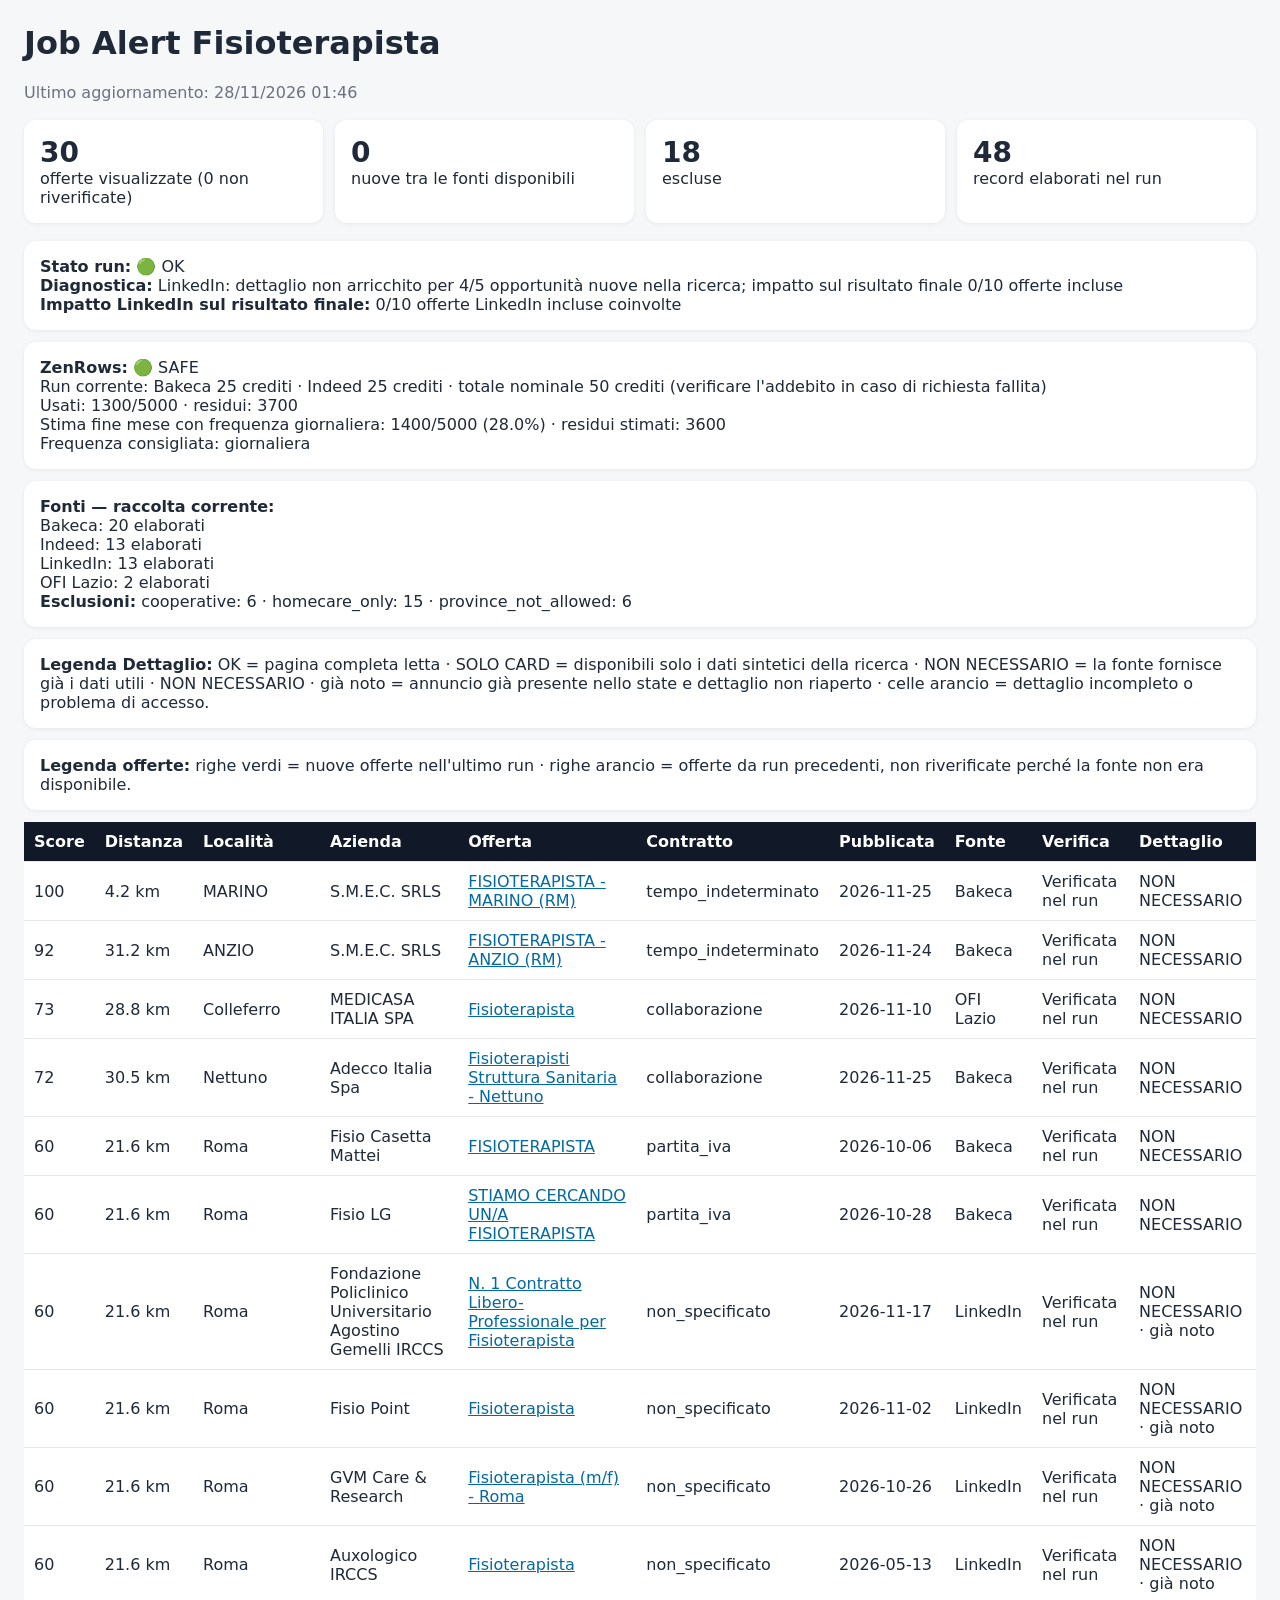
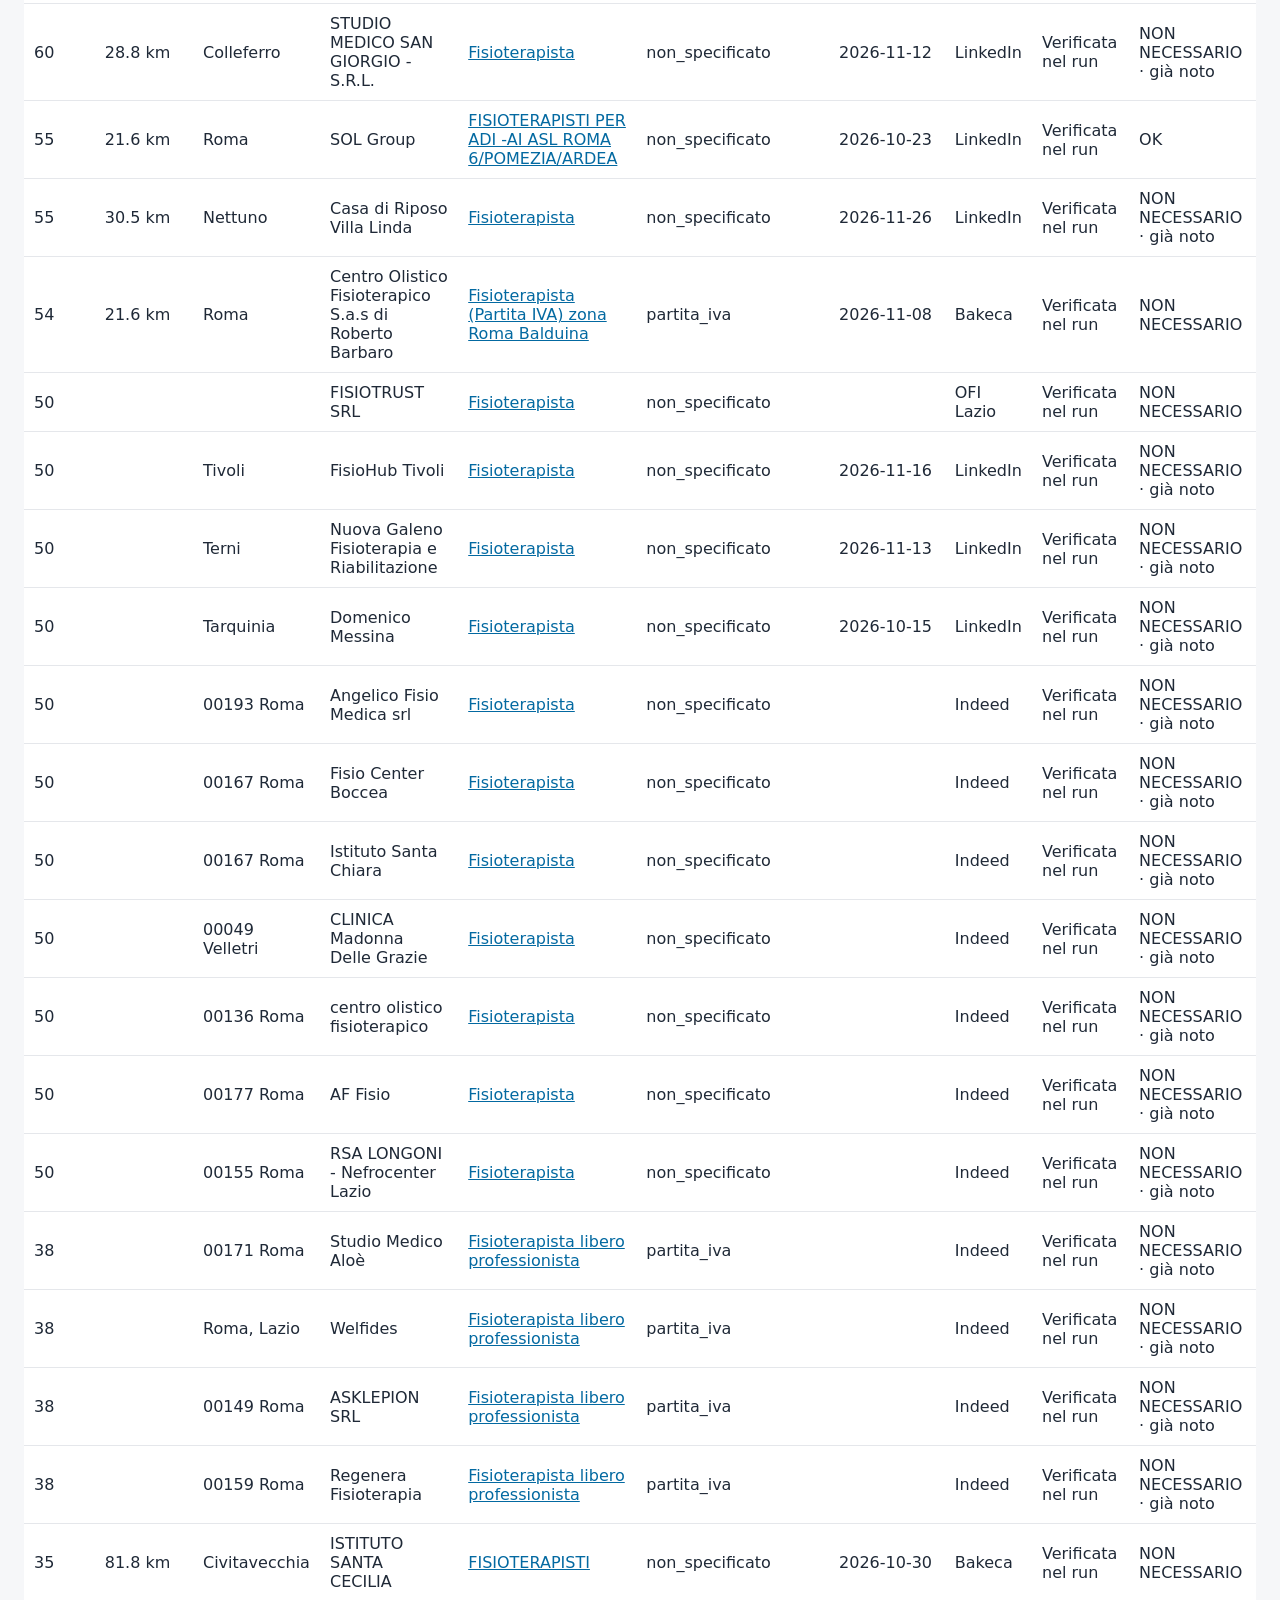
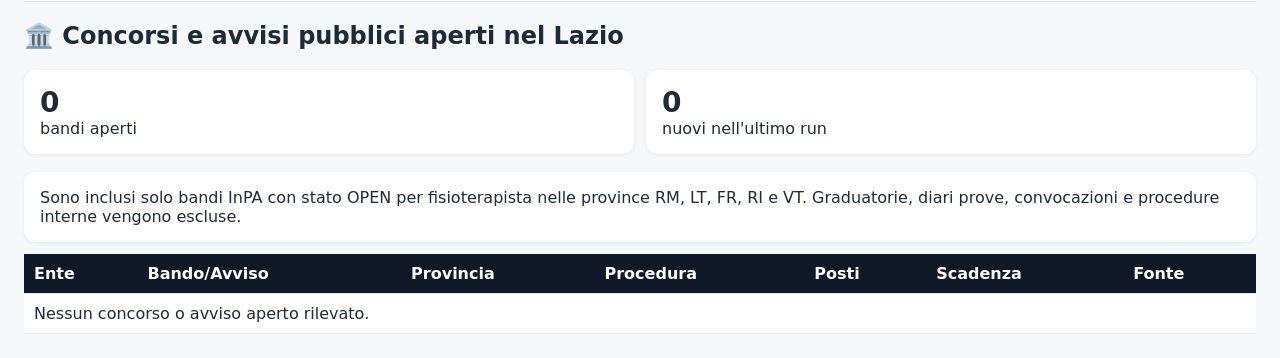
<file: jobalert/latest.html>
<!doctype html><html lang="it"><head><meta charset="utf-8"><meta name="viewport" content="width=device-width,initial-scale=1"><title>Job Alert Fisioterapista</title>
<style>body{font-family:system-ui,-apple-system,sans-serif;margin:24px;background:#f6f7f9;color:#1f2937} .wrap{max-width:1500px;margin:auto} .cards{display:grid;grid-template-columns:repeat(auto-fit,minmax(150px,1fr));gap:12px;margin:18px 0} .card,.box{background:white;padding:16px;border-radius:12px;box-shadow:0 1px 4px #0001} .big{font-size:28px;font-weight:700} table{width:100%;border-collapse:collapse;background:white} th,td{padding:10px;border-bottom:1px solid #e5e7eb;text-align:left} th{position:sticky;top:0;background:#111827;color:white} tr.new{background:#ecfdf5} tr.stale{background:#fff7ed} td.detail-issue{background:#fff7ed;font-weight:600} a{color:#0369a1} .meta{color:#6b7280} .box{margin:12px 0;overflow:auto}</style></head><body><div class="wrap">
<h1>Job Alert Fisioterapista</h1><div class="meta">Ultimo aggiornamento: 28/11/2026 01:46</div>
<div class="cards"><div class="card"><div class="big">30</div>offerte visualizzate (0 non riverificate)</div><div class="card"><div class="big">0</div>nuove tra le fonti disponibili</div><div class="card"><div class="big">18</div>escluse</div><div class="card"><div class="big">48</div>record elaborati nel run</div></div>
<div class="box"><strong>Stato run:</strong> 🟢 OK<br><strong>Diagnostica:</strong> LinkedIn: dettaglio non arricchito per 4/5 opportunità nuove nella ricerca; impatto sul risultato finale 0/10 offerte incluse<br><strong>Impatto LinkedIn sul risultato finale:</strong> 0/10 offerte LinkedIn incluse coinvolte</div>

<div class="box"><strong>ZenRows:</strong> 🟢 SAFE<br>Run corrente: Bakeca 25 crediti · Indeed 25 crediti · totale nominale 50 crediti (verificare l'addebito in caso di richiesta fallita)<br>Usati: 1300/5000 · residui: 3700<br>Stima fine mese con frequenza giornaliera: 1400/5000 (28.0%) · residui stimati: 3600<br>Frequenza consigliata: giornaliera</div>
<div class="box"><strong>Fonti — raccolta corrente:</strong><br>Bakeca: 20 elaborati<br>Indeed: 13 elaborati<br>LinkedIn: 13 elaborati<br>OFI Lazio: 2 elaborati<br><strong>Esclusioni:</strong> cooperative: 6 · homecare_only: 15 · province_not_allowed: 6</div>
<div class="box"><strong>Legenda Dettaglio:</strong> OK = pagina completa letta · SOLO CARD = disponibili solo i dati sintetici della ricerca · NON NECESSARIO = la fonte fornisce già i dati utili · NON NECESSARIO · già noto = annuncio già presente nello state e dettaglio non riaperto · celle arancio = dettaglio incompleto o problema di accesso.</div>
<div class="box"><strong>Legenda offerte:</strong> righe verdi = nuove offerte nell'ultimo run · righe arancio = offerte da run precedenti, non riverificate perché la fonte non era disponibile.</div>
<div style="overflow:auto"><table><thead><tr><th>Score</th><th>Distanza</th><th>Località</th><th>Azienda</th><th>Offerta</th><th>Contratto</th><th>Pubblicata</th><th>Fonte</th><th>Verifica</th><th>Dettaglio</th></tr></thead><tbody><tr><td>100</td><td>4.2 km</td><td>MARINO</td><td>S.M.E.C. SRLS</td><td><a href="https://roma.bakeca.it/dettaglio/medicina-salute-assistenza/fisioterapista-marino-rm-7m3m295526442" target="_blank" rel="noopener">FISIOTERAPISTA - MARINO (RM)</a></td><td>tempo_indeterminato</td><td>2026-11-25</td><td>Bakeca</td><td>Verificata nel run</td><td>NON NECESSARIO</td></tr><tr><td>92</td><td>31.2 km</td><td>ANZIO</td><td>S.M.E.C. SRLS</td><td><a href="https://roma.bakeca.it/dettaglio/medicina-salute-assistenza/fisioterapista-anzio-rm-wdxr296586814" target="_blank" rel="noopener">FISIOTERAPISTA - ANZIO (RM)</a></td><td>tempo_indeterminato</td><td>2026-11-24</td><td>Bakeca</td><td>Verificata nel run</td><td>NON NECESSARIO</td></tr><tr><td>73</td><td>28.8 km</td><td>Colleferro</td><td>MEDICASA ITALIA SPA</td><td><a href="https://www.ofilazio.it/wp-content/uploads/2026/11/Medicasa-Ricerca-Fisioterapisti-Pubblicazione-OFI-1.pdf" target="_blank" rel="noopener">Fisioterapista</a></td><td>collaborazione</td><td>2026-11-10</td><td>OFI Lazio</td><td>Verificata nel run</td><td>NON NECESSARIO</td></tr><tr><td>72</td><td>30.5 km</td><td>Nettuno</td><td>Adecco Italia Spa</td><td><a href="https://roma.bakeca.it/dettaglio/medicina-salute-assistenza/fisioterapisti-struttura-sanitaria-nettuno-ybyi301009716" target="_blank" rel="noopener">Fisioterapisti Struttura Sanitaria - Nettuno</a></td><td>collaborazione</td><td>2026-11-25</td><td>Bakeca</td><td>Verificata nel run</td><td>NON NECESSARIO</td></tr><tr><td>60</td><td>21.6 km</td><td>Roma</td><td>Fisio Casetta Mattei</td><td><a href="https://roma.bakeca.it/dettaglio/medicina-salute-assistenza/fisioterapista-cckm299839368" target="_blank" rel="noopener">FISIOTERAPISTA</a></td><td>partita_iva</td><td>2026-10-06</td><td>Bakeca</td><td>Verificata nel run</td><td>NON NECESSARIO</td></tr><tr><td>60</td><td>21.6 km</td><td>Roma</td><td>Fisio LG</td><td><a href="https://roma.bakeca.it/dettaglio/medicina-salute-assistenza/stiamo-cercando-una-fisioterapista-t8nu300364984" target="_blank" rel="noopener">STIAMO CERCANDO UN/A FISIOTERAPISTA</a></td><td>partita_iva</td><td>2026-10-28</td><td>Bakeca</td><td>Verificata nel run</td><td>NON NECESSARIO</td></tr><tr><td>60</td><td>21.6 km</td><td>Roma</td><td>Fondazione Policlinico Universitario Agostino Gemelli IRCCS</td><td><a href="https://it.linkedin.com/jobs/view/n-1-contratto-libero-professionale-per-fisioterapista-at-fondazione-policlinico-universitario-agostino-gemelli-irccs-4488894001" target="_blank" rel="noopener">N. 1 Contratto Libero-Professionale per Fisioterapista</a></td><td>non_specificato</td><td>2026-11-17</td><td>LinkedIn</td><td>Verificata nel run</td><td>NON NECESSARIO · già noto</td></tr><tr><td>60</td><td>21.6 km</td><td>Roma</td><td>Fisio Point</td><td><a href="https://it.linkedin.com/jobs/view/fisioterapista-at-fisio-point-3927399675" target="_blank" rel="noopener">Fisioterapista</a></td><td>non_specificato</td><td>2026-11-02</td><td>LinkedIn</td><td>Verificata nel run</td><td>NON NECESSARIO · già noto</td></tr><tr><td>60</td><td>21.6 km</td><td>Roma</td><td>GVM Care &amp; Research</td><td><a href="https://it.linkedin.com/jobs/view/fisioterapista-m-f-roma-at-gvm-care-research-4483560247" target="_blank" rel="noopener">Fisioterapista (m/f) - Roma</a></td><td>non_specificato</td><td>2026-10-26</td><td>LinkedIn</td><td>Verificata nel run</td><td>NON NECESSARIO · già noto</td></tr><tr><td>60</td><td>21.6 km</td><td>Roma</td><td>Auxologico IRCCS</td><td><a href="https://it.linkedin.com/jobs/view/fisioterapista-at-istitutoauxologico-4413165637" target="_blank" rel="noopener">Fisioterapista</a></td><td>non_specificato</td><td>2026-05-13</td><td>LinkedIn</td><td>Verificata nel run</td><td>NON NECESSARIO · già noto</td></tr><tr><td>60</td><td>28.8 km</td><td>Colleferro</td><td>STUDIO MEDICO SAN GIORGIO - S.R.L.</td><td><a href="https://it.linkedin.com/jobs/view/fisioterapista-at-studio-medico-san-giorgio-s-r-l-4488576367" target="_blank" rel="noopener">Fisioterapista</a></td><td>non_specificato</td><td>2026-11-12</td><td>LinkedIn</td><td>Verificata nel run</td><td>NON NECESSARIO · già noto</td></tr><tr><td>55</td><td>21.6 km</td><td>Roma</td><td>SOL Group</td><td><a href="https://it.linkedin.com/jobs/view/fisioterapisti-per-adi-ai-asl-roma-6-pomezia-ardea-at-sol-group-4481943691" target="_blank" rel="noopener">FISIOTERAPISTI PER ADI -AI ASL ROMA 6/POMEZIA/ARDEA</a></td><td>non_specificato</td><td>2026-10-23</td><td>LinkedIn</td><td>Verificata nel run</td><td>OK</td></tr><tr><td>55</td><td>30.5 km</td><td>Nettuno</td><td>Casa di Riposo Villa Linda</td><td><a href="https://it.linkedin.com/jobs/view/fisioterapista-at-casa-di-riposo-villa-linda-4493826485" target="_blank" rel="noopener">Fisioterapista</a></td><td>non_specificato</td><td>2026-11-26</td><td>LinkedIn</td><td>Verificata nel run</td><td>NON NECESSARIO · già noto</td></tr><tr><td>54</td><td>21.6 km</td><td>Roma</td><td>Centro Olistico Fisioterapico S.a.s di Roberto Barbaro</td><td><a href="https://roma.bakeca.it/dettaglio/medicina-salute-assistenza/fisioterapista-partita-iva-zona-roma-balduina-exyh300637350" target="_blank" rel="noopener">Fisioterapista (Partita IVA) zona Roma Balduina</a></td><td>partita_iva</td><td>2026-11-08</td><td>Bakeca</td><td>Verificata nel run</td><td>NON NECESSARIO</td></tr><tr><td>50</td><td></td><td></td><td>FISIOTRUST SRL</td><td><a href="https://www.ofilazio.it/wp-content/uploads/2026/11/CamScanner-03-11-2026-10.39.pdf" target="_blank" rel="noopener">Fisioterapista</a></td><td>non_specificato</td><td></td><td>OFI Lazio</td><td>Verificata nel run</td><td>NON NECESSARIO</td></tr><tr><td>50</td><td></td><td>Tivoli</td><td>FisioHub Tivoli</td><td><a href="https://it.linkedin.com/jobs/view/fisioterapista-at-fisiohub-tivoli-4490114857" target="_blank" rel="noopener">Fisioterapista</a></td><td>non_specificato</td><td>2026-11-16</td><td>LinkedIn</td><td>Verificata nel run</td><td>NON NECESSARIO · già noto</td></tr><tr><td>50</td><td></td><td>Terni</td><td>Nuova Galeno Fisioterapia e Riabilitazione</td><td><a href="https://it.linkedin.com/jobs/view/fisioterapista-at-nuova-galeno-fisioterapia-e-riabilitazione-4488937592" target="_blank" rel="noopener">Fisioterapista</a></td><td>non_specificato</td><td>2026-11-13</td><td>LinkedIn</td><td>Verificata nel run</td><td>NON NECESSARIO · già noto</td></tr><tr><td>50</td><td></td><td>Tarquinia</td><td>Domenico Messina</td><td><a href="https://it.linkedin.com/jobs/view/fisioterapista-at-domenico-messina-4479549805" target="_blank" rel="noopener">Fisioterapista</a></td><td>non_specificato</td><td>2026-10-15</td><td>LinkedIn</td><td>Verificata nel run</td><td>NON NECESSARIO · già noto</td></tr><tr><td>50</td><td></td><td>00193 Roma</td><td>Angelico Fisio Medica srl</td><td><a href="https://it.indeed.com/viewjob?jk=ebd52cb2dfdb69b5" target="_blank" rel="noopener">Fisioterapista</a></td><td>non_specificato</td><td></td><td>Indeed</td><td>Verificata nel run</td><td>NON NECESSARIO · già noto</td></tr><tr><td>50</td><td></td><td>00167 Roma</td><td>Fisio Center Boccea</td><td><a href="https://it.indeed.com/viewjob?jk=58e14dce35517bad" target="_blank" rel="noopener">Fisioterapista</a></td><td>non_specificato</td><td></td><td>Indeed</td><td>Verificata nel run</td><td>NON NECESSARIO · già noto</td></tr><tr><td>50</td><td></td><td>00167 Roma</td><td>Istituto Santa Chiara</td><td><a href="https://it.indeed.com/viewjob?jk=de742115697b2a11" target="_blank" rel="noopener">Fisioterapista</a></td><td>non_specificato</td><td></td><td>Indeed</td><td>Verificata nel run</td><td>NON NECESSARIO · già noto</td></tr><tr><td>50</td><td></td><td>00049 Velletri</td><td>CLINICA Madonna Delle Grazie</td><td><a href="https://it.indeed.com/viewjob?jk=5813fe415c5993df" target="_blank" rel="noopener">Fisioterapista</a></td><td>non_specificato</td><td></td><td>Indeed</td><td>Verificata nel run</td><td>NON NECESSARIO · già noto</td></tr><tr><td>50</td><td></td><td>00136 Roma</td><td>centro olistico fisioterapico</td><td><a href="https://it.indeed.com/viewjob?jk=3bcde61d27e950b7" target="_blank" rel="noopener">Fisioterapista</a></td><td>non_specificato</td><td></td><td>Indeed</td><td>Verificata nel run</td><td>NON NECESSARIO · già noto</td></tr><tr><td>50</td><td></td><td>00177 Roma</td><td>AF Fisio</td><td><a href="https://it.indeed.com/viewjob?jk=d5a8f4365acca0d5" target="_blank" rel="noopener">Fisioterapista</a></td><td>non_specificato</td><td></td><td>Indeed</td><td>Verificata nel run</td><td>NON NECESSARIO · già noto</td></tr><tr><td>50</td><td></td><td>00155 Roma</td><td>RSA LONGONI - Nefrocenter Lazio</td><td><a href="https://it.indeed.com/viewjob?jk=87c9797cfeed356f" target="_blank" rel="noopener">Fisioterapista</a></td><td>non_specificato</td><td></td><td>Indeed</td><td>Verificata nel run</td><td>NON NECESSARIO · già noto</td></tr><tr><td>38</td><td></td><td>00171 Roma</td><td>Studio Medico Aloè</td><td><a href="https://it.indeed.com/viewjob?jk=c2dbd4b536ee0309" target="_blank" rel="noopener">Fisioterapista libero professionista</a></td><td>partita_iva</td><td></td><td>Indeed</td><td>Verificata nel run</td><td>NON NECESSARIO · già noto</td></tr><tr><td>38</td><td></td><td>Roma, Lazio</td><td>Welfides</td><td><a href="https://it.indeed.com/viewjob?jk=916d3a890bd002d7" target="_blank" rel="noopener">Fisioterapista libero professionista</a></td><td>partita_iva</td><td></td><td>Indeed</td><td>Verificata nel run</td><td>NON NECESSARIO · già noto</td></tr><tr><td>38</td><td></td><td>00149 Roma</td><td>ASKLEPION SRL</td><td><a href="https://it.indeed.com/viewjob?jk=46d0725308c2104f" target="_blank" rel="noopener">Fisioterapista libero professionista</a></td><td>partita_iva</td><td></td><td>Indeed</td><td>Verificata nel run</td><td>NON NECESSARIO · già noto</td></tr><tr><td>38</td><td></td><td>00159 Roma</td><td>Regenera Fisioterapia</td><td><a href="https://it.indeed.com/viewjob?jk=b39c3b472d669598" target="_blank" rel="noopener">Fisioterapista libero professionista</a></td><td>partita_iva</td><td></td><td>Indeed</td><td>Verificata nel run</td><td>NON NECESSARIO · già noto</td></tr><tr><td>35</td><td>81.8 km</td><td>Civitavecchia</td><td>ISTITUTO SANTA CECILIA</td><td><a href="https://roma.bakeca.it/dettaglio/medicina-salute-assistenza/fisioterapisti-bhy5287824066" target="_blank" rel="noopener">FISIOTERAPISTI</a></td><td>non_specificato</td><td>2026-10-30</td><td>Bakeca</td><td>Verificata nel run</td><td>NON NECESSARIO</td></tr></tbody></table></div>
<h2>🏛️ Concorsi e avvisi pubblici aperti nel Lazio</h2><div class='cards'><div class='card'><div class='big'>0</div>bandi aperti</div><div class='card'><div class='big'>0</div>nuovi nell'ultimo run</div></div><div class='box'>Sono inclusi solo bandi InPA con stato OPEN per fisioterapista nelle province RM, LT, FR, RI e VT. Graduatorie, diari prove, convocazioni e procedure interne vengono escluse.</div><div style='overflow:auto'><table><thead><tr><th>Ente</th><th>Bando/Avviso</th><th>Provincia</th><th>Procedura</th><th>Posti</th><th>Scadenza</th><th>Fonte</th></tr></thead><tbody><tr><td colspan="7">Nessun concorso o avviso aperto rilevato.</td></tr></tbody></table></div>
</div></body></html>
</file>
